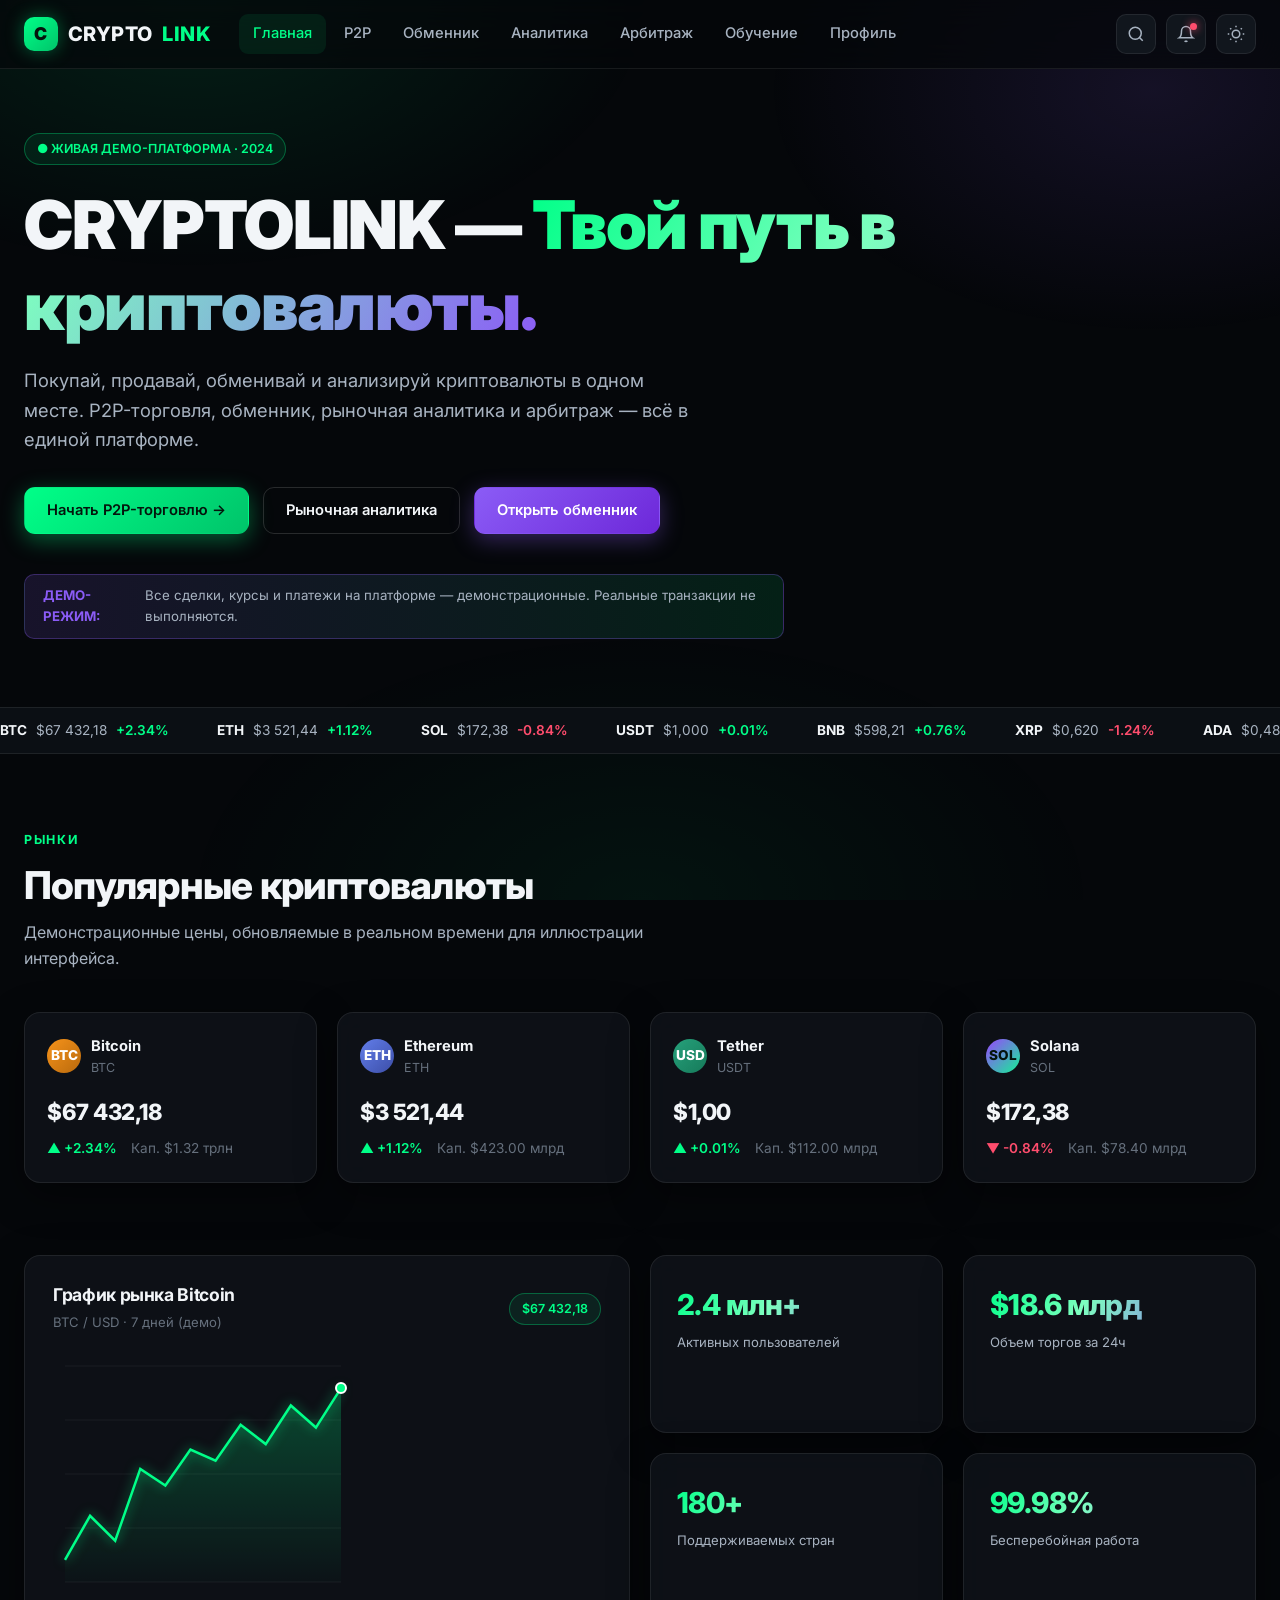
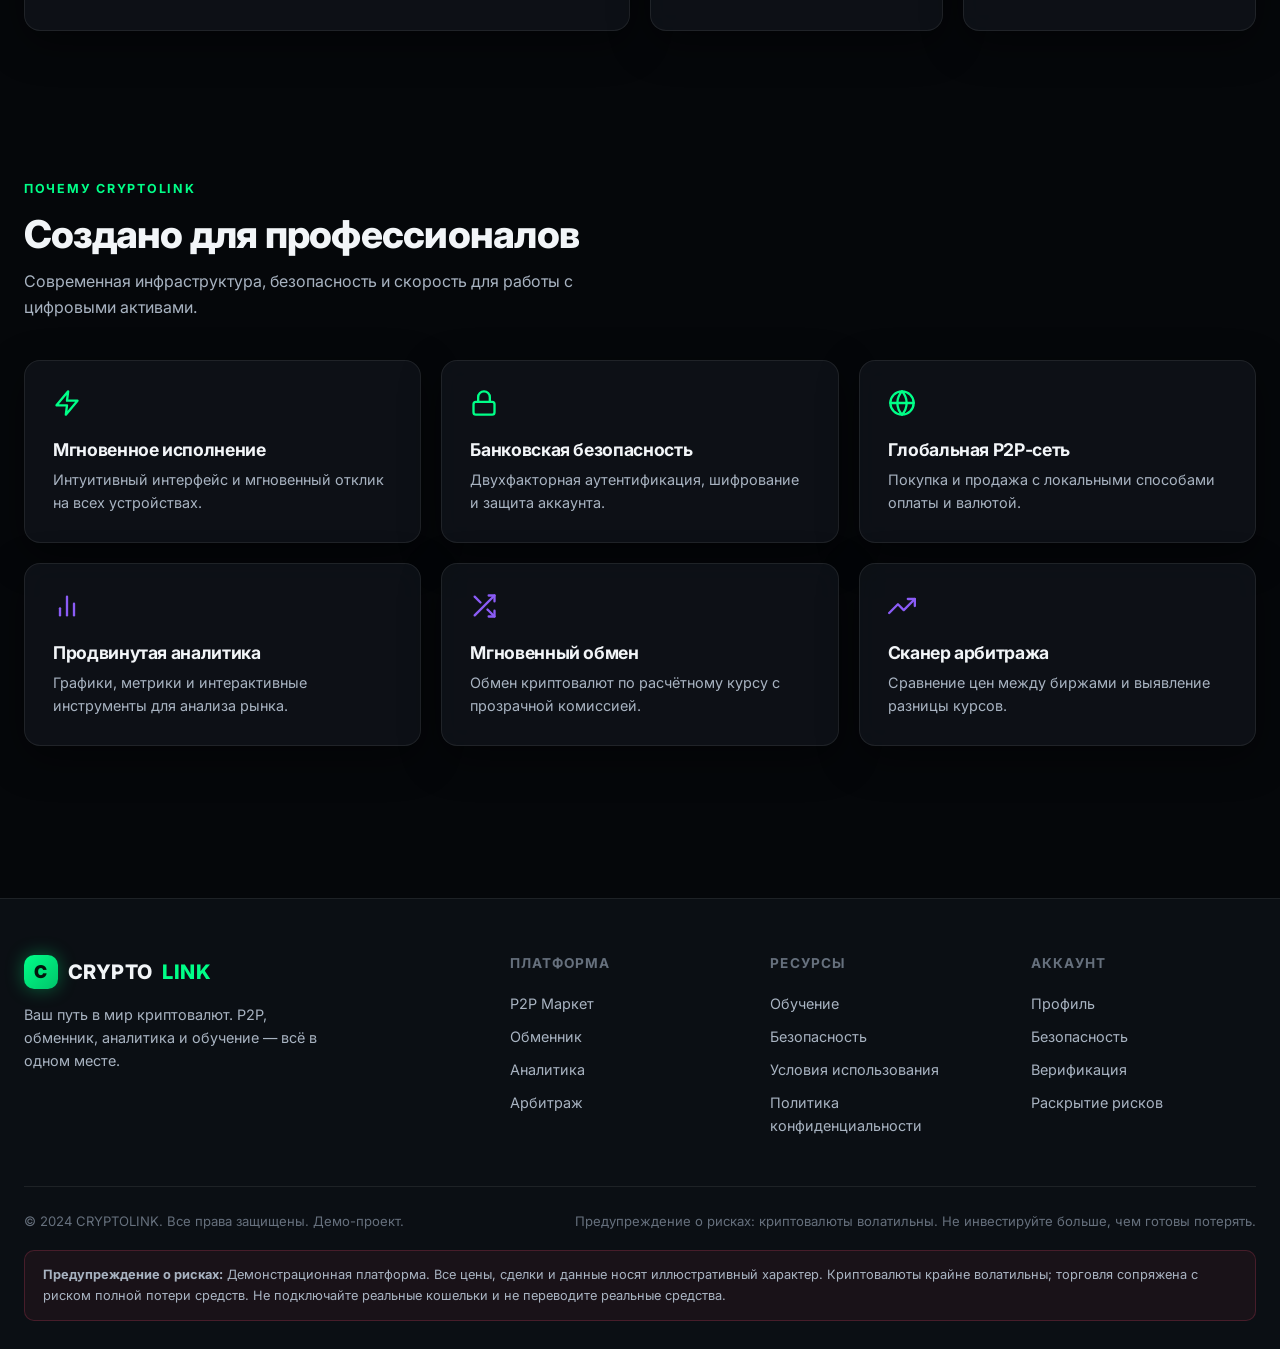
<file: index.html>
<!DOCTYPE html>
<html lang="ru" data-theme="dark">
<head>
<meta charset="UTF-8">
<meta name="viewport" content="width=device-width, initial-scale=1.0">
<title>CRYPTOLINK — Твой путь в криптовалюты</title>
<link rel="preconnect" href="https://fonts.googleapis.com">
<link href="https://fonts.googleapis.com/css2?family=Inter:wght@400;500;600;700;800;900&family=JetBrains+Mono:wght@400;600&display=swap" rel="stylesheet">
<link rel="stylesheet" href="styles.css">
</head>
<body>

<header class="navbar">
  <div class="container nav-inner">
    <a href="index.html" class="logo"><span class="logo-mark">C</span>CRYPTO<span class="accent">LINK</span></a>
    <nav class="nav-links">
      <a href="index.html">Главная</a>
      <a href="p2p.html">P2P</a>
      <a href="exchange.html">Обменник</a>
      <a href="analytics.html">Аналитика</a>
      <a href="arbitrage.html">Арбитраж</a>
      <a href="education.html">Обучение</a>
      <a href="profile.html">Профиль</a>
    </nav>
    <div class="nav-actions">
      <button class="icon-btn" data-search title="Поиск">
        <svg width="18" height="18" viewBox="0 0 24 24" fill="none" stroke="currentColor" stroke-width="2"><circle cx="11" cy="11" r="8"></circle><line x1="21" y1="21" x2="16.65" y2="16.65"></line></svg>
      </button>
      <button class="icon-btn" data-notifications title="Уведомления">
        <svg width="18" height="18" viewBox="0 0 24 24" fill="none" stroke="currentColor" stroke-width="2"><path d="M18 8A6 6 0 0 0 6 8c0 7-3 9-3 9h18s-3-2-3-9"></path><path d="M13.73 21a2 2 0 0 1-3.46 0"></path></svg>
        <span class="badge-dot"></span>
      </button>
      <button class="icon-btn" data-theme-toggle title="Сменить тему">
        <svg width="18" height="18" viewBox="0 0 24 24" fill="none" stroke="currentColor" stroke-width="2"><circle cx="12" cy="12" r="5"></circle><line x1="12" y1="1" x2="12" y2="3"></line><line x1="12" y1="21" x2="12" y2="23"></line><line x1="4.22" y1="4.22" x2="5.64" y2="5.64"></line><line x1="18.36" y1="18.36" x2="19.78" y2="19.78"></line><line x1="1" y1="12" x2="3" y2="12"></line><line x1="21" y1="12" x2="23" y2="12"></line><line x1="4.22" y1="19.78" x2="5.64" y2="18.36"></line><line x1="18.36" y1="5.64" x2="19.78" y2="4.22"></line></svg>
      </button>
      <button class="icon-btn mobile-toggle" data-mobile-toggle>
        <svg width="20" height="20" viewBox="0 0 24 24" fill="none" stroke="currentColor" stroke-width="2"><line x1="3" y1="12" x2="21" y2="12"></line><line x1="3" y1="6" x2="21" y2="6"></line><line x1="3" y1="18" x2="21" y2="18"></line></svg>
      </button>
    </div>
  </div>
</header>

<section class="hero">
  <div class="container" style="padding-top:64px;padding-bottom:48px">
    <div class="animate-in">
      <span class="pill pill-green" style="margin-bottom:20px">● ЖИВАЯ ДЕМО-ПЛАТФОРМА · 2024</span>
    </div>
    <h1 class="animate-in delay-1" style="font-size:clamp(2.2rem,6vw,4.2rem);font-weight:900;max-width:900px;margin-bottom:20px">
      CRYPTOLINK — <span class="gradient-text">Твой путь в криптовалюты.</span>
    </h1>
    <p class="animate-in delay-2" style="font-size:1.15rem;color:var(--text-2);max-width:680px;margin-bottom:32px">
      Покупай, продавай, обменивай и анализируй криптовалюты в одном месте. P2P-торговля, обменник, рыночная аналитика и арбитраж — всё в единой платформе.
    </p>
    <div class="animate-in delay-3" style="display:flex;gap:14px;flex-wrap:wrap;margin-bottom:40px">
      <a href="p2p.html" class="btn btn-primary">Начать P2P-торговлю →</a>
      <a href="analytics.html" class="btn btn-secondary">Рыночная аналитика</a>
      <a href="exchange.html" class="btn btn-purple">Открыть обменник</a>
    </div>
    <div class="animate-in delay-4 demo-banner" style="max-width:760px">
      <strong>ДЕМО-РЕЖИМ:</strong> Все сделки, курсы и платежи на платформе — демонстрационные. Реальные транзакции не выполняются.
    </div>
  </div>
</section>

<div class="ticker">
  <div class="ticker-track" id="ticker-track"></div>
</div>

<section class="section">
  <div class="container">
    <div class="section-head">
      <span class="section-tag">Рынки</span>
      <h2 class="section-title">Популярные криптовалюты</h2>
      <p class="section-sub">Демонстрационные цены, обновляемые в реальном времени для иллюстрации интерфейса.</p>
    </div>
    <div class="grid grid-4" id="coins-grid"></div>
  </div>
</section>

<section class="section" style="padding-top:0">
  <div class="container">
    <div class="grid grid-2" style="align-items:stretch">
      <div class="card" style="padding:28px">
        <div style="display:flex;justify-content:space-between;align-items:center;margin-bottom:20px">
          <div>
            <h3 style="font-size:1.1rem;margin-bottom:4px">График рынка Bitcoin</h3>
            <span style="font-size:0.82rem;color:var(--text-3)">BTC / USD · 7 дней (демо)</span>
          </div>
          <span class="pill pill-green" id="btc-price-pill">$67 432,18</span>
        </div>
        <canvas id="marketChart" height="240"></canvas>
      </div>
      <div class="grid grid-2" style="gap:20px">
        <div class="card stat-card card-hover">
          <div class="stat-value gradient-text">2.4 млн+</div>
          <div class="stat-label">Активных пользователей</div>
        </div>
        <div class="card stat-card card-hover">
          <div class="stat-value gradient-text">$18.6 млрд</div>
          <div class="stat-label">Объем торгов за 24ч</div>
        </div>
        <div class="card stat-card card-hover">
          <div class="stat-value gradient-text">180+</div>
          <div class="stat-label">Поддерживаемых стран</div>
        </div>
        <div class="card stat-card card-hover">
          <div class="stat-value gradient-text">99.98%</div>
          <div class="stat-label">Бесперебойная работа</div>
        </div>
      </div>
    </div>
  </div>
</section>

<section class="section">
  <div class="container">
    <div class="section-head">
      <span class="section-tag">Почему CRYPTOLINK</span>
      <h2 class="section-title">Создано для профессионалов</h2>
      <p class="section-sub">Современная инфраструктура, безопасность и скорость для работы с цифровыми активами.</p>
    </div>
    <div class="grid grid-3">
      <div class="card card-hover" style="padding:28px">
        <div style="margin-bottom:14px;color:var(--green)">
          <svg width="28" height="28" viewBox="0 0 24 24" fill="none" stroke="currentColor" stroke-width="2" stroke-linecap="round" stroke-linejoin="round"><polygon points="13 2 3 14 12 14 11 22 21 10 12 10 13 2"></polygon></svg>
        </div>
        <h3 style="font-size:1.1rem;margin-bottom:8px">Мгновенное исполнение</h3>
        <p style="color:var(--text-2);font-size:0.9rem">Интуитивный интерфейс и мгновенный отклик на всех устройствах.</p>
      </div>
      <div class="card card-hover" style="padding:28px">
        <div style="margin-bottom:14px;color:var(--green)">
          <svg width="28" height="28" viewBox="0 0 24 24" fill="none" stroke="currentColor" stroke-width="2" stroke-linecap="round" stroke-linejoin="round"><rect x="3" y="11" width="18" height="11" rx="2" ry="2"></rect><path d="M7 11V7a5 5 0 0 1 10 0v4"></path></svg>
        </div>
        <h3 style="font-size:1.1rem;margin-bottom:8px">Банковская безопасность</h3>
        <p style="color:var(--text-2);font-size:0.9rem">Двухфакторная аутентификация, шифрование и защита аккаунта.</p>
      </div>
      <div class="card card-hover" style="padding:28px">
        <div style="margin-bottom:14px;color:var(--green)">
          <svg width="28" height="28" viewBox="0 0 24 24" fill="none" stroke="currentColor" stroke-width="2" stroke-linecap="round" stroke-linejoin="round"><circle cx="12" cy="12" r="10"></circle><line x1="2" y1="12" x2="22" y2="12"></line><path d="M12 2a15.3 15.3 0 0 1 4 10 15.3 15.3 0 0 1-4 10 15.3 15.3 0 0 1-4-10 15.3 15.3 0 0 1 4-10z"></path></svg>
        </div>
        <h3 style="font-size:1.1rem;margin-bottom:8px">Глобальная P2P-сеть</h3>
        <p style="color:var(--text-2);font-size:0.9rem">Покупка и продажа с локальными способами оплаты и валютой.</p>
      </div>
      <div class="card card-hover" style="padding:28px">
        <div style="margin-bottom:14px;color:var(--purple)">
          <svg width="28" height="28" viewBox="0 0 24 24" fill="none" stroke="currentColor" stroke-width="2" stroke-linecap="round" stroke-linejoin="round"><line x1="18" y1="20" x2="18" y2="10"></line><line x1="12" y1="20" x2="12" y2="4"></line><line x1="6" y1="20" x2="6" y2="14"></line></svg>
        </div>
        <h3 style="font-size:1.1rem;margin-bottom:8px">Продвинутая аналитика</h3>
        <p style="color:var(--text-2);font-size:0.9rem">Графики, метрики и интерактивные инструменты для анализа рынка.</p>
      </div>
      <div class="card card-hover" style="padding:28px">
        <div style="margin-bottom:14px;color:var(--purple)">
          <svg width="28" height="28" viewBox="0 0 24 24" fill="none" stroke="currentColor" stroke-width="2" stroke-linecap="round" stroke-linejoin="round"><polyline points="16 3 21 3 21 8"></polyline><line x1="4" y1="20" x2="21" y2="3"></line><polyline points="21 16 21 21 16 21"></polyline><line x1="15" y1="15" x2="21" y2="21"></line><line x1="4" y1="4" x2="9" y2="9"></line></svg>
        </div>
        <h3 style="font-size:1.1rem;margin-bottom:8px">Мгновенный обмен</h3>
        <p style="color:var(--text-2);font-size:0.9rem">Обмен криптовалют по расчётному курсу с прозрачной комиссией.</p>
      </div>
      <div class="card card-hover" style="padding:28px">
        <div style="margin-bottom:14px;color:var(--purple)">
          <svg width="28" height="28" viewBox="0 0 24 24" fill="none" stroke="currentColor" stroke-width="2" stroke-linecap="round" stroke-linejoin="round"><polyline points="23 6 13.5 15.5 8.5 10.5 1 18"></polyline><polyline points="17 6 23 6 23 12"></polyline></svg>
        </div>
        <h3 style="font-size:1.1rem;margin-bottom:8px">Сканер арбитража</h3>
        <p style="color:var(--text-2);font-size:0.9rem">Сравнение цен между биржами и выявление разницы курсов.</p>
      </div>
    </div>
  </div>
</section>

<footer class="footer">
  <div class="container">
    <div class="footer-grid">
      <div class="footer-brand">
        <a href="index.html" class="logo"><span class="logo-mark">C</span>CRYPTO<span class="accent">LINK</span></a>
        <p>Ваш путь в мир криптовалют. P2P, обменник, аналитика и обучение — всё в одном месте.</p>
      </div>
      <div class="footer-col">
        <h4>Платформа</h4>
        <a href="p2p.html">P2P Маркет</a>
        <a href="exchange.html">Обменник</a>
        <a href="analytics.html">Аналитика</a>
        <a href="arbitrage.html">Арбитраж</a>
      </div>
      <div class="footer-col">
        <h4>Ресурсы</h4>
        <a href="education.html">Обучение</a>
        <a href="education.html">Безопасность</a>
        <a href="#" onclick="event.preventDefault();toast('Демо: Условия использования')">Условия использования</a>
        <a href="#" onclick="event.preventDefault();toast('Демо: Политика конфиденциальности')">Политика конфиденциальности</a>
      </div>
      <div class="footer-col">
        <h4>Аккаунт</h4>
        <a href="profile.html">Профиль</a>
        <a href="profile.html">Безопасность</a>
        <a href="profile.html">Верификация</a>
        <a href="#" onclick="event.preventDefault();toast('Демо: Раскрытие рисков')">Раскрытие рисков</a>
      </div>
    </div>
    <div class="footer-bottom">
      <span>© 2024 CRYPTOLINK. Все права защищены. Демо-проект.</span>
      <span>Предупреждение о рисках: криптовалюты волатильны. Не инвестируйте больше, чем готовы потерять.</span>
    </div>
    <div class="risk-note">
      <strong>Предупреждение о рисках:</strong> Демонстрационная платформа. Все цены, сделки и данные носят иллюстративный характер. Криптовалюты крайне волатильны; торговля сопряжена с риском полной потери средств. Не подключайте реальные кошельки и не переводите реальные средства.
    </div>
  </div>
</footer>

<script src="app.js"></script>
<script>
const coinsData = [
  { name:'Bitcoin', sym:'BTC', cls:'btc', price:67432.18, change:2.34, mcap:1.32e12 },
  { name:'Ethereum', sym:'ETH', cls:'eth', price:3521.44, change:1.12, mcap:4.23e11 },
  { name:'Tether', sym:'USDT', cls:'usdt', price:1.00, change:0.01, mcap:1.12e11 },
  { name:'Solana', sym:'SOL', cls:'sol', price:172.38, change:-0.84, mcap:7.84e10 }
];

function renderCoins() {
  const grid = document.getElementById('coins-grid');
  grid.innerHTML = coinsData.map(c => `
    <div class="card card-hover" style="padding:22px">
      <div class="coin" style="margin-bottom:16px">
        <div class="coin-icon ${c.cls}">${c.sym.slice(0,3)}</div>
        <div>
          <div class="coin-name">${c.name}</div>
          <div class="coin-sym">${c.sym}</div>
        </div>
      </div>
      <div style="font-size:1.4rem;font-weight:800;letter-spacing:-0.02em">${fmtUSD(c.price)}</div>
      <div style="margin-top:8px;font-size:0.85rem">
        <span class="${c.change>=0?'change-up':'change-down'}">${c.change>=0?'▲':'▼'} ${fmtPct(c.change)}</span>
        <span style="color:var(--text-3);margin-left:10px">Кап. ${fmtCompact(c.mcap)}</span>
      </div>
    </div>
  `).join('');
}

function renderTicker() {
  const track = document.getElementById('ticker-track');
  const items = [
    {s:'BTC',p:67432.18,c:2.34},{s:'ETH',p:3521.44,c:1.12},
    {s:'SOL',p:172.38,c:-0.84},{s:'USDT',p:1.00,c:0.01},
    {s:'BNB',p:598.21,c:0.76},{s:'XRP',p:0.62,c:-1.24},
    {s:'ADA',p:0.48,c:3.12},{s:'DOGE',p:0.16,c:-2.05}
  ];
  const html = items.map(i => `
    <div class="ticker-item">
      <span class="sym">${i.s}</span>
      <span>${fmtUSD(i.p, i.p<10?3:2)}</span>
      <span class="${i.c>=0?'change-up':'change-down'}">${fmtPct(i.c)}</span>
    </div>
  `).join('');
  track.innerHTML = html + html;
}

function drawMarketChart() {
  const canvas = document.getElementById('marketChart');
  if (!canvas) return;
  const ctx = canvas.getContext('2d');
  const dpr = window.devicePixelRatio || 1;
  const w = canvas.clientWidth, h = 240;
  canvas.width = w * dpr; canvas.height = h * dpr;
  canvas.style.height = h + 'px';
  ctx.scale(dpr, dpr);

  const points = [61200,62800,61900,64500,63900,65200,64800,66100,65400,66800,66000,67432];
  const min = Math.min(...points) - 800;
  const max = Math.max(...points) + 800;
  const pad = 12;
  const xStep = (w - pad*2) / (points.length - 1);
  const yFor = v => pad + (max - v)/(max-min) * (h - pad*2);

  const isDark = document.documentElement.getAttribute('data-theme') === 'dark';
  ctx.strokeStyle = isDark ? 'rgba(255,255,255,0.06)' : 'rgba(0,0,0,0.06)';
  ctx.lineWidth = 1;
  for (let i = 0; i <= 4; i++) {
    const y = pad + i*(h-pad*2)/4;
    ctx.beginPath(); ctx.moveTo(pad,y); ctx.lineTo(w-pad,y); ctx.stroke();
  }

  const grad = ctx.createLinearGradient(0,0,0,h);
  grad.addColorStop(0,'rgba(0,255,136,0.28)');
  grad.addColorStop(1,'rgba(0,255,136,0)');
  ctx.beginPath();
  points.forEach((v,i) => {
    const x = pad + i*xStep;
    const y = yFor(v);
    i===0 ? ctx.moveTo(x,y) : ctx.lineTo(x,y);
  });
  ctx.lineTo(w-pad, h-pad); ctx.lineTo(pad, h-pad); ctx.closePath();
  ctx.fillStyle = grad; ctx.fill();

  ctx.beginPath();
  points.forEach((v,i) => {
    const x = pad + i*xStep;
    const y = yFor(v);
    i===0 ? ctx.moveTo(x,y) : ctx.lineTo(x,y);
  });
  ctx.strokeStyle = '#00ff88';
  ctx.lineWidth = 2.5;
  ctx.shadowColor = 'rgba(0,255,136,0.6)';
  ctx.shadowBlur = 12;
  ctx.stroke();
  ctx.shadowBlur = 0;

  const lastX = pad + (points.length-1)*xStep;
  const lastY = yFor(points[points.length-1]);
  ctx.beginPath();
  ctx.arc(lastX, lastY, 5, 0, Math.PI*2);
  ctx.fillStyle = '#00ff88';
  ctx.fill();
  ctx.strokeStyle = '#fff'; ctx.lineWidth = 2; ctx.stroke();
}

document.addEventListener('DOMContentLoaded', () => {
  renderCoins();
  renderTicker();
  drawMarketChart();
  window.addEventListener('resize', drawMarketChart);
});
</script>
</body>
</html>
</file>
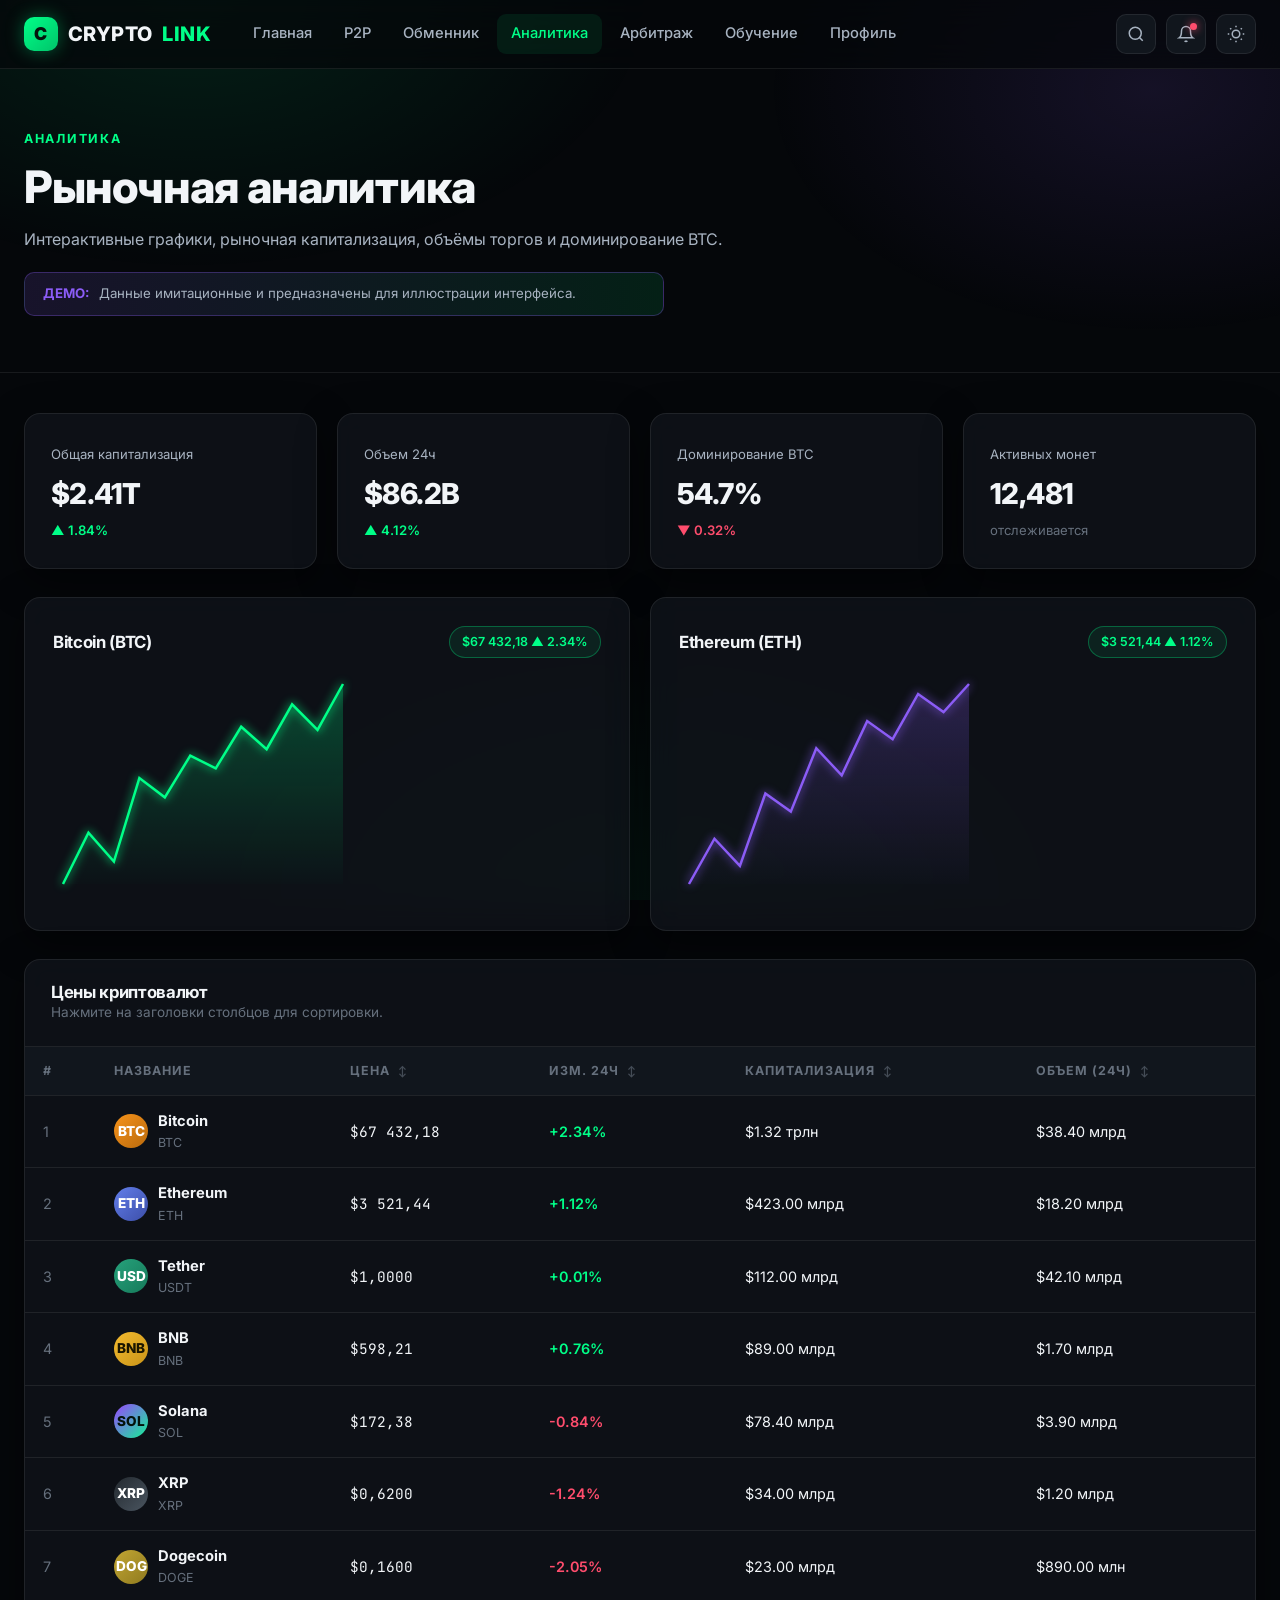
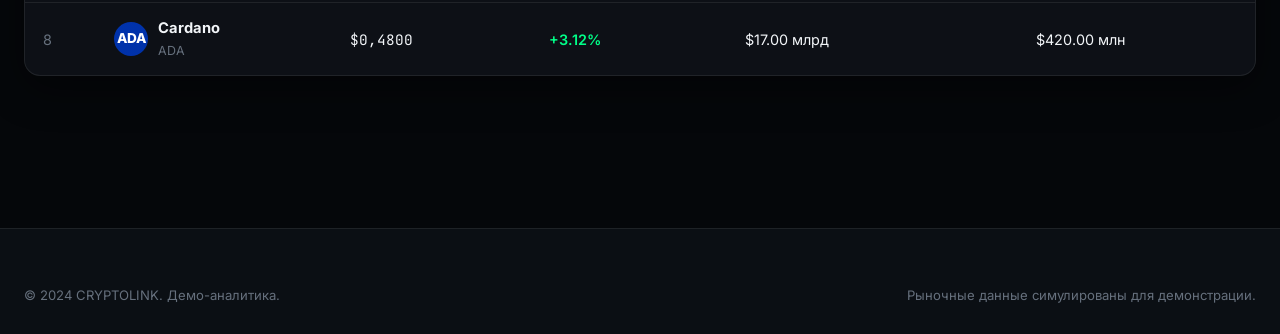
<file: analytics.html>
<!DOCTYPE html>
<html lang="ru" data-theme="dark">
<head>
<meta charset="UTF-8">
<meta name="viewport" content="width=device-width, initial-scale=1.0">
<title>Рыночная аналитика — CRYPTOLINK</title>
<link rel="preconnect" href="https://fonts.googleapis.com">
<link href="https://fonts.googleapis.com/css2?family=Inter:wght@400;500;600;700;800;900&family=JetBrains+Mono:wght@400;600&display=swap" rel="stylesheet">
<link rel="stylesheet" href="styles.css">
</head>
<body>

<header class="navbar">
  <div class="container nav-inner">
    <a href="index.html" class="logo"><span class="logo-mark">C</span>CRYPTO<span class="accent">LINK</span></a>
    <nav class="nav-links">
      <a href="index.html">Главная</a><a href="p2p.html">P2P</a><a href="exchange.html">Обменник</a><a href="analytics.html">Аналитика</a><a href="arbitrage.html">Арбитраж</a><a href="education.html">Обучение</a><a href="profile.html">Профиль</a>
    </nav>
    <div class="nav-actions">
      <button class="icon-btn" data-search><svg width="18" height="18" viewBox="0 0 24 24" fill="none" stroke="currentColor" stroke-width="2"><circle cx="11" cy="11" r="8"></circle><line x1="21" y1="21" x2="16.65" y2="16.65"></line></svg></button>
      <button class="icon-btn" data-notifications><svg width="18" height="18" viewBox="0 0 24 24" fill="none" stroke="currentColor" stroke-width="2"><path d="M18 8A6 6 0 0 0 6 8c0 7-3 9-3 9h18s-3-2-3-9"></path><path d="M13.73 21a2 2 0 0 1-3.46 0"></path></svg><span class="badge-dot"></span></button>
      <button class="icon-btn" data-theme-toggle><svg width="18" height="18" viewBox="0 0 24 24" fill="none" stroke="currentColor" stroke-width="2"><circle cx="12" cy="12" r="5"></circle><line x1="12" y1="1" x2="12" y2="3"></line><line x1="12" y1="21" x2="12" y2="23"></line><line x1="4.22" y1="4.22" x2="5.64" y2="5.64"></line><line x1="18.36" y1="18.36" x2="19.78" y2="19.78"></line><line x1="1" y1="12" x2="3" y2="12"></line><line x1="21" y1="12" x2="23" y2="12"></line><line x1="4.22" y1="19.78" x2="5.64" y2="18.36"></line><line x1="18.36" y1="5.64" x2="19.78" y2="4.22"></line></svg></button>
      <button class="icon-btn mobile-toggle" data-mobile-toggle><svg width="20" height="20" viewBox="0 0 24 24" fill="none" stroke="currentColor" stroke-width="2"><line x1="3" y1="12" x2="21" y2="12"></line><line x1="3" y1="6" x2="21" y2="6"></line><line x1="3" y1="18" x2="21" y2="18"></line></svg></button>
    </div>
  </div>
</header>

<section class="page-head">
  <div class="container">
    <span class="section-tag">Аналитика</span>
    <h1>Рыночная аналитика</h1>
    <p>Интерактивные графики, рыночная капитализация, объёмы торгов и доминирование BTC.</p>
    <div class="demo-banner" style="max-width:640px"><strong>ДЕМО:</strong> Данные имитационные и предназначены для иллюстрации интерфейса.</div>
  </div>
</section>

<section class="section" style="padding-top:40px">
  <div class="container">
    <div class="grid grid-4" style="margin-bottom:28px">
      <div class="card stat-card card-hover"><div class="stat-label">Общая капитализация</div><div class="stat-value" style="margin-top:6px">$2.41T</div><span class="change-up" style="font-size:0.82rem">▲ 1.84%</span></div>
      <div class="card stat-card card-hover"><div class="stat-label">Объем 24ч</div><div class="stat-value" style="margin-top:6px">$86.2B</div><span class="change-up" style="font-size:0.82rem">▲ 4.12%</span></div>
      <div class="card stat-card card-hover"><div class="stat-label">Доминирование BTC</div><div class="stat-value" style="margin-top:6px">54.7%</div><span class="change-down" style="font-size:0.82rem">▼ 0.32%</span></div>
      <div class="card stat-card card-hover"><div class="stat-label">Активных монет</div><div class="stat-value" style="margin-top:6px">12,481</div><span style="color:var(--text-3);font-size:0.82rem">отслеживается</span></div>
    </div>

    <div class="grid grid-2" style="margin-bottom:28px">
      <div class="card" style="padding:28px"><div style="display:flex;justify-content:space-between;align-items:center;margin-bottom:16px"><h3 style="font-size:1.05rem">Bitcoin (BTC)</h3><span class="pill pill-green">$67 432,18 ▲ 2.34%</span></div><canvas id="btc-chart" height="220"></canvas></div>
      <div class="card" style="padding:28px"><div style="display:flex;justify-content:space-between;align-items:center;margin-bottom:16px"><h3 style="font-size:1.05rem">Ethereum (ETH)</h3><span class="pill pill-green">$3 521,44 ▲ 1.12%</span></div><canvas id="eth-chart" height="220"></canvas></div>
    </div>

    <div class="card" style="overflow:hidden">
      <div style="padding:22px 26px;border-bottom:1px solid var(--border)"><h3 style="font-size:1.05rem">Цены криптовалют</h3><p style="font-size:0.85rem;color:var(--text-3)">Нажмите на заголовки столбцов для сортировки.</p></div>
      <div class="table-wrap" style="border:none;border-radius:0">
        <table class="data">
          <thead><tr><th>#</th><th>Название</th><th class="sortable" data-sort="price">Цена <span class="sort-arrow">↕</span></th><th class="sortable" data-sort="change">Изм. 24ч <span class="sort-arrow">↕</span></th><th class="sortable" data-sort="mcap">Капитализация <span class="sort-arrow">↕</span></th><th class="sortable" data-sort="volume">Объем (24ч) <span class="sort-arrow">↕</span></th></tr></thead>
          <tbody id="coin-tbody"></tbody>
        </table>
      </div>
    </div>
  </div>
</section>

<footer class="footer"><div class="container"><div class="footer-bottom" style="border:none;padding-top:0"><span>© 2024 CRYPTOLINK. Демо-аналитика.</span><span>Рыночные данные симулированы для демонстрации.</span></div></div></footer>

<script src="app.js"></script>
<script>
const coins = [
  { name:'Bitcoin', sym:'BTC', cls:'btc', price:67432.18, change:2.34, mcap:1.32e12, volume:38.4e9 },
  { name:'Ethereum', sym:'ETH', cls:'eth', price:3521.44, change:1.12, mcap:4.23e11, volume:18.2e9 },
  { name:'Tether', sym:'USDT', cls:'usdt', price:1.00, change:0.01, mcap:1.12e11, volume:42.1e9 },
  { name:'BNB', sym:'BNB', cls:'bnb', price:598.21, change:0.76, mcap:8.9e10, volume:1.7e9 },
  { name:'Solana', sym:'SOL', cls:'sol', price:172.38, change:-0.84, mcap:7.84e10, volume:3.9e9 },
  { name:'XRP', sym:'XRP', cls:'xrp', price:0.62, change:-1.24, mcap:3.4e10, volume:1.2e9 },
  { name:'Cardano', sym:'ADA', cls:'ada', price:0.48, change:3.12, mcap:1.7e10, volume:420e6 },
  { name:'Dogecoin', sym:'DOGE', cls:'doge', price:0.16, change:-2.05, mcap:2.3e10, volume:890e6 }
];
let sortKey = 'mcap', sortDir = -1;

function renderTable() {
  const sorted = [...coins].sort((a,b) => (a[sortKey] - b[sortKey]) * sortDir);
  document.getElementById('coin-tbody').innerHTML = sorted.map((c,i) => `
    <tr><td style="color:var(--text-3)">${i+1}</td><td><div class="coin"><div class="coin-icon ${c.cls}">${c.sym.slice(0,3)}</div><div><div class="coin-name">${c.name}</div><div class="coin-sym">${c.sym}</div></div></div></td><td class="mono">${fmtUSD(c.price, c.price<10?4:2)}</td><td class="${c.change>=0?'change-up':'change-down'}">${fmtPct(c.change)}</td><td>${fmtCompact(c.mcap)}</td><td>${fmtCompact(c.volume)}</td></tr>
  `).join('');
}

function lineChart(canvasId, points, color) {
  const canvas = document.getElementById(canvasId);
  if (!canvas) return;
  const ctx = canvas.getContext('2d');
  const dpr = window.devicePixelRatio || 1;
  const w = canvas.clientWidth, h = 220;
  canvas.width = w*dpr; canvas.height = h*dpr; canvas.style.height = h+'px'; ctx.scale(dpr,dpr);
  const min = Math.min(...points), max = Math.max(...points);
  const pad = 10; const xStep = (w-pad*2)/(points.length-1);
  const yFor = v => pad + (max-v)/(max-min)*(h-pad*2);
  ctx.beginPath(); points.forEach((v,i)=>{ const x=pad+i*xStep, y=yFor(v); i?ctx.lineTo(x,y):ctx.moveTo(x,y); });
  ctx.strokeStyle = color; ctx.lineWidth = 2.5; ctx.shadowColor = color; ctx.shadowBlur = 10; ctx.stroke(); ctx.shadowBlur = 0;
  const grad = ctx.createLinearGradient(0,0,0,h);
  grad.addColorStop(0, color.replace('1)','0.25)')); grad.addColorStop(1, color.replace('1)','0)'));
  ctx.lineTo(w-pad,h-pad); ctx.lineTo(pad,h-pad); ctx.closePath(); ctx.fillStyle = grad; ctx.fill();
}

document.addEventListener('DOMContentLoaded', () => {
  renderTable();
  document.querySelectorAll('th.sortable').forEach(th => {
    th.addEventListener('click', () => {
      const key = th.dataset.sort;
      if (sortKey === key) sortDir *= -1; else { sortKey = key; sortDir = -1; }
      renderTable();
    });
  });
  const btcPts = [61200,62800,61900,64500,63900,65200,64800,66100,65400,66800,66000,67432];
  const ethPts = [3300,3350,3320,3400,3380,3450,3420,3480,3460,3510,3490,3521];
  lineChart('btc-chart', btcPts, 'rgba(0,255,136,1)');
  lineChart('eth-chart', ethPts, 'rgba(139,92,246,1)');
  window.addEventListener('resize', () => { lineChart('btc-chart', btcPts, 'rgba(0,255,136,1)'); lineChart('eth-chart', ethPts, 'rgba(139,92,246,1)'); });
});
</script>
</body>
</html>
</file>
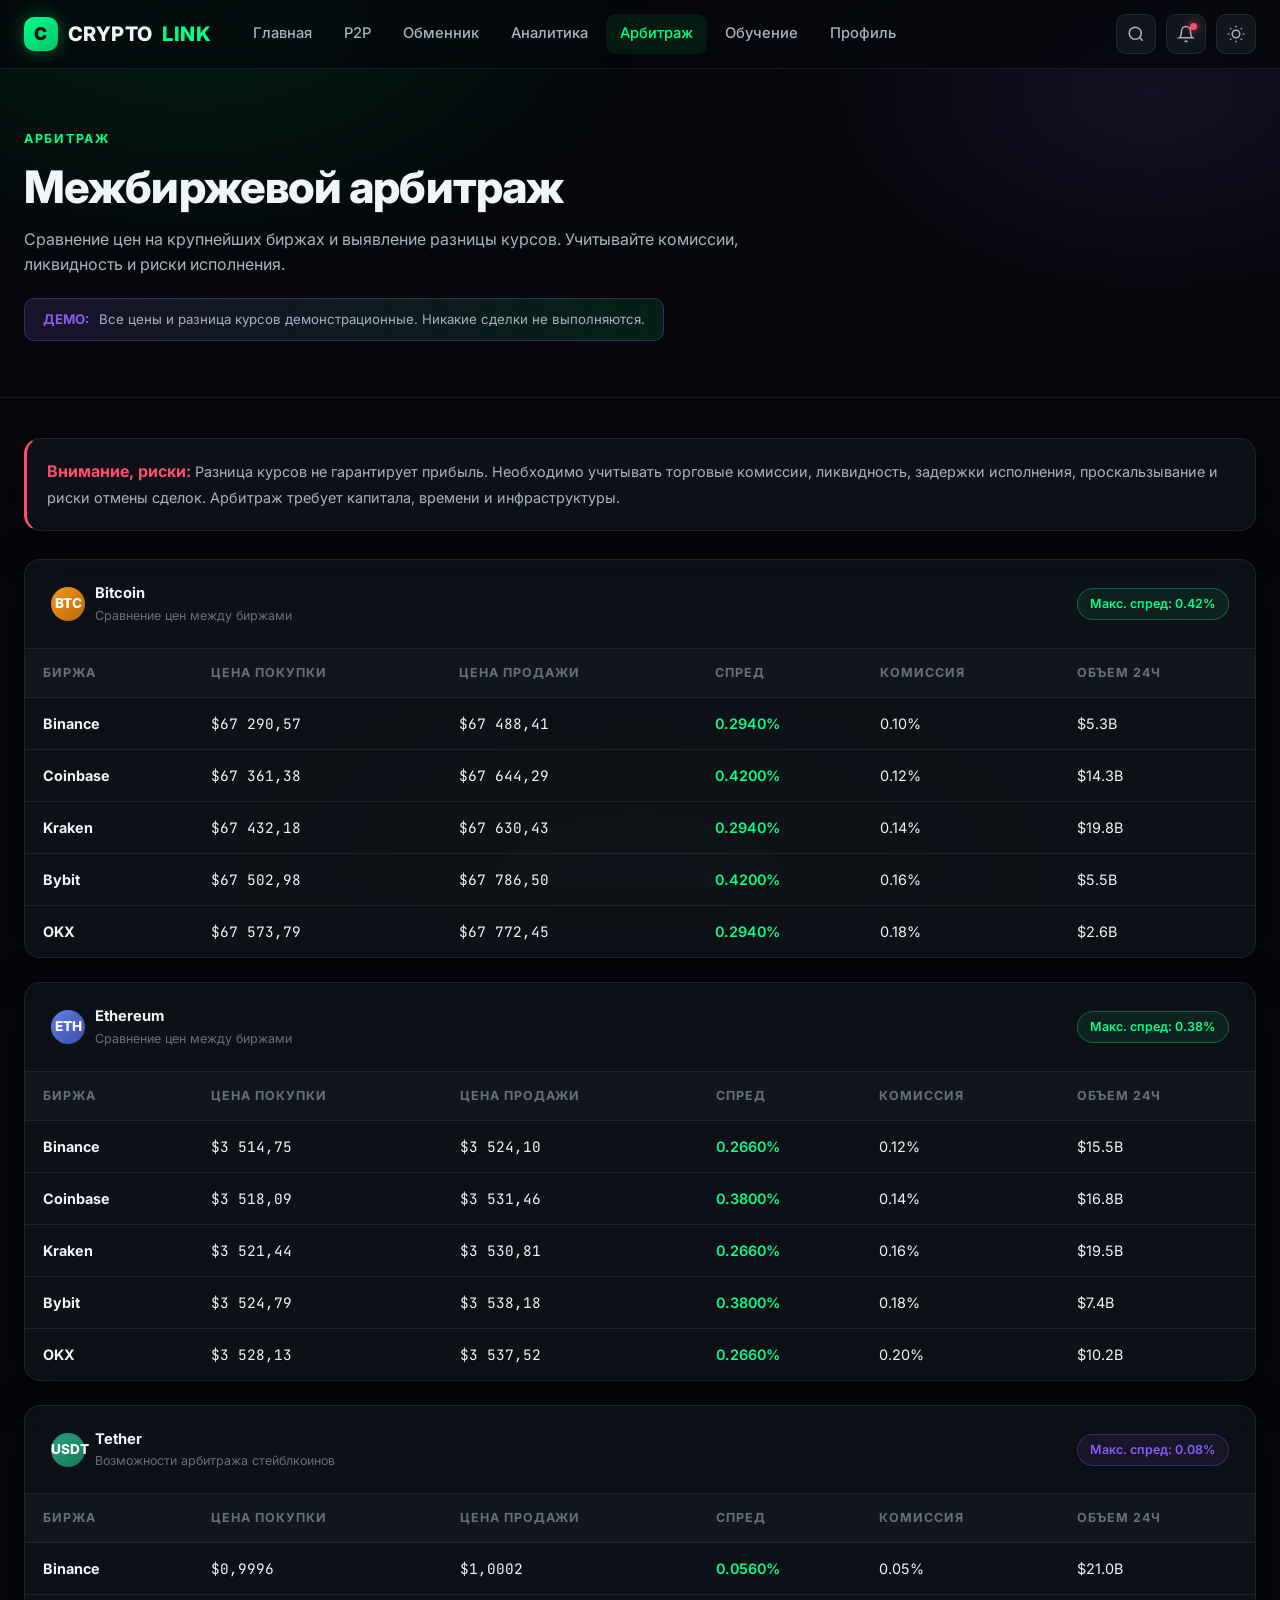
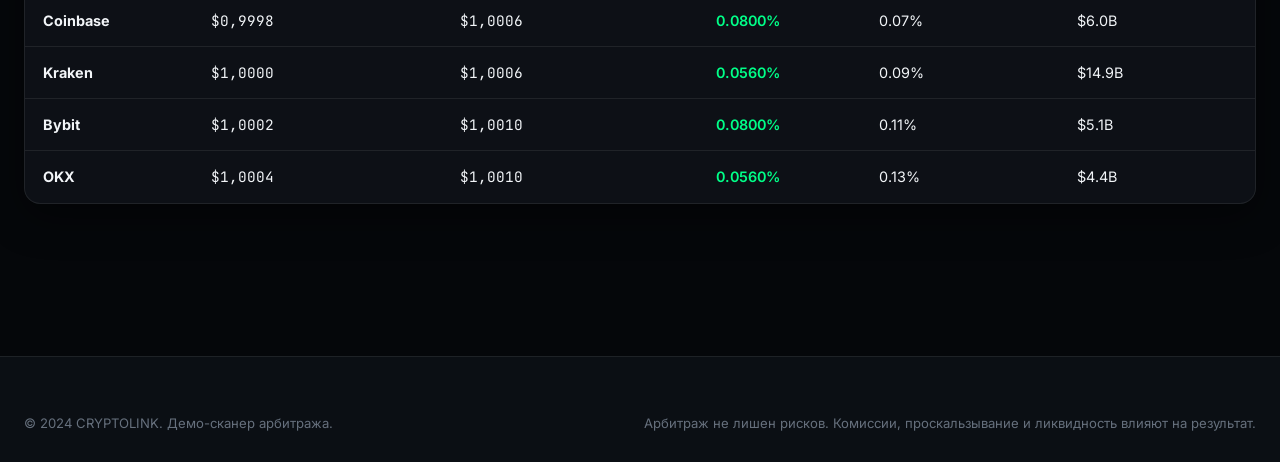
<file: arbitrage.html>
<!DOCTYPE html>
<html lang="ru" data-theme="dark">
<head>
<meta charset="UTF-8">
<meta name="viewport" content="width=device-width, initial-scale=1.0">
<title>Арбитраж — CRYPTOLINK</title>
<link rel="preconnect" href="https://fonts.googleapis.com">
<link href="https://fonts.googleapis.com/css2?family=Inter:wght@400;500;600;700;800;900&family=JetBrains+Mono:wght@400;600&display=swap" rel="stylesheet">
<link rel="stylesheet" href="styles.css">
</head>
<body>

<header class="navbar">
  <div class="container nav-inner">
    <a href="index.html" class="logo"><span class="logo-mark">C</span>CRYPTO<span class="accent">LINK</span></a>
    <nav class="nav-links">
      <a href="index.html">Главная</a>
      <a href="p2p.html">P2P</a>
      <a href="exchange.html">Обменник</a>
      <a href="analytics.html">Аналитика</a>
      <a href="arbitrage.html">Арбитраж</a>
      <a href="education.html">Обучение</a>
      <a href="profile.html">Профиль</a>
    </nav>
    <div class="nav-actions">
      <button class="icon-btn" data-search title="Поиск"><svg width="18" height="18" viewBox="0 0 24 24" fill="none" stroke="currentColor" stroke-width="2"><circle cx="11" cy="11" r="8"></circle><line x1="21" y1="21" x2="16.65" y2="16.65"></line></svg></button>
      <button class="icon-btn" data-notifications title="Уведомления"><svg width="18" height="18" viewBox="0 0 24 24" fill="none" stroke="currentColor" stroke-width="2"><path d="M18 8A6 6 0 0 0 6 8c0 7-3 9-3 9h18s-3-2-3-9"></path><path d="M13.73 21a2 2 0 0 1-3.46 0"></path></svg><span class="badge-dot"></span></button>
      <button class="icon-btn" data-theme-toggle title="Сменить тему"><svg width="18" height="18" viewBox="0 0 24 24" fill="none" stroke="currentColor" stroke-width="2"><circle cx="12" cy="12" r="5"></circle><line x1="12" y1="1" x2="12" y2="3"></line><line x1="12" y1="21" x2="12" y2="23"></line><line x1="4.22" y1="4.22" x2="5.64" y2="5.64"></line><line x1="18.36" y1="18.36" x2="19.78" y2="19.78"></line><line x1="1" y1="12" x2="3" y2="12"></line><line x1="21" y1="12" x2="23" y2="12"></line><line x1="4.22" y1="19.78" x2="5.64" y2="18.36"></line><line x1="18.36" y1="5.64" x2="19.78" y2="4.22"></line></svg></button>
      <button class="icon-btn mobile-toggle" data-mobile-toggle><svg width="20" height="20" viewBox="0 0 24 24" fill="none" stroke="currentColor" stroke-width="2"><line x1="3" y1="12" x2="21" y2="12"></line><line x1="3" y1="6" x2="21" y2="6"></line><line x1="3" y1="18" x2="21" y2="18"></line></svg></button>
    </div>
  </div>
</header>

<section class="page-head">
  <div class="container">
    <span class="section-tag">Арбитраж</span>
    <h1>Межбиржевой арбитраж</h1>
    <p>Сравнение цен на крупнейших биржах и выявление разницы курсов. Учитывайте комиссии, ликвидность и риски исполнения.</p>
    <div class="demo-banner" style="max-width:640px"><strong>ДЕМО:</strong> Все цены и разница курсов демонстрационные. Никакие сделки не выполняются.</div>
  </div>
</section>

<section class="section" style="padding-top:40px">
  <div class="container">
    <div class="card" style="padding:20px;border-left:3px solid var(--red);margin-bottom:28px">
      <strong style="color:var(--red)">Внимание, риски:</strong>
      <span style="color:var(--text-2);font-size:0.9rem"> Разница курсов не гарантирует прибыль. Необходимо учитывать торговые комиссии, ликвидность, задержки исполнения, проскальзывание и риски отмены сделок. Арбитраж требует капитала, времени и инфраструктуры.</span>
    </div>

    <div class="card" style="margin-bottom:24px;overflow:hidden">
      <div style="padding:22px 26px;border-bottom:1px solid var(--border);display:flex;justify-content:space-between;align-items:center;flex-wrap:wrap;gap:10px">
        <div class="coin"><div class="coin-icon btc">BTC</div><div><div class="coin-name">Bitcoin</div><div class="coin-sym">Сравнение цен между биржами</div></div></div>
        <span class="pill pill-green">Макс. спред: 0.42%</span>
      </div>
      <div class="table-wrap" style="border:none;border-radius:0">
        <table class="data"><thead><tr><th>Биржа</th><th>Цена покупки</th><th>Цена продажи</th><th>Спред</th><th>Комиссия</th><th>Объем 24ч</th></tr></thead><tbody id="btc-table"></tbody></table>
      </div>
    </div>

    <div class="card" style="margin-bottom:24px;overflow:hidden">
      <div style="padding:22px 26px;border-bottom:1px solid var(--border);display:flex;justify-content:space-between;align-items:center;flex-wrap:wrap;gap:10px">
        <div class="coin"><div class="coin-icon eth">ETH</div><div><div class="coin-name">Ethereum</div><div class="coin-sym">Сравнение цен между биржами</div></div></div>
        <span class="pill pill-green">Макс. спред: 0.38%</span>
      </div>
      <div class="table-wrap" style="border:none;border-radius:0">
        <table class="data"><thead><tr><th>Биржа</th><th>Цена покупки</th><th>Цена продажи</th><th>Спред</th><th>Комиссия</th><th>Объем 24ч</th></tr></thead><tbody id="eth-table"></tbody></table>
      </div>
    </div>

    <div class="card" style="overflow:hidden">
      <div style="padding:22px 26px;border-bottom:1px solid var(--border);display:flex;justify-content:space-between;align-items:center;flex-wrap:wrap;gap:10px">
        <div class="coin"><div class="coin-icon usdt">USDT</div><div><div class="coin-name">Tether</div><div class="coin-sym">Возможности арбитража стейблкоинов</div></div></div>
        <span class="pill pill-purple">Макс. спред: 0.08%</span>
      </div>
      <div class="table-wrap" style="border:none;border-radius:0">
        <table class="data"><thead><tr><th>Биржа</th><th>Цена покупки</th><th>Цена продажи</th><th>Спред</th><th>Комиссия</th><th>Объем 24ч</th></tr></thead><tbody id="usdt-table"></tbody></table>
      </div>
    </div>
  </div>
</section>

<footer class="footer">
  <div class="container"><div class="footer-bottom" style="border:none;padding-top:0"><span>© 2024 CRYPTOLINK. Демо-сканер арбитража.</span><span>Арбитраж не лишен рисков. Комиссии, проскальзывание и ликвидность влияют на результат.</span></div></div>
</footer>

<script src="app.js"></script>
<script>
const exchanges = ['Binance','Coinbase','Kraken','Bybit','OKX'];

function genRows(base, spreadPct, feePct) {
  return exchanges.map((ex, i) => {
    const offset = (i - 2) * base * spreadPct / 100 / 4;
    const buy = base + offset;
    const sell = buy * (1 + spreadPct/100 * (i%2?1:0.7));
    const spread = ((sell-buy)/buy*100).toFixed(4);
    const vol = (Math.random()*20+2).toFixed(1);
    return `
      <tr>
        <td><strong>${ex}</strong></td>
        <td class="mono">${fmtUSD(buy, base>100?2:4)}</td>
        <td class="mono">${fmtUSD(sell, base>100?2:4)}</td>
        <td class="${spread>=0?'change-up':'change-down'}">${spread}%</td>
        <td>${(feePct + i*0.02).toFixed(2)}%</td>
        <td>$${vol}B</td>
      </tr>`;
  }).join('');
}

document.addEventListener('DOMContentLoaded', () => {
  document.getElementById('btc-table').innerHTML = genRows(67432.18, 0.42, 0.10);
  document.getElementById('eth-table').innerHTML = genRows(3521.44, 0.38, 0.12);
  document.getElementById('usdt-table').innerHTML = genRows(1.0, 0.08, 0.05);
});
</script>
</body>
</html>
</file>
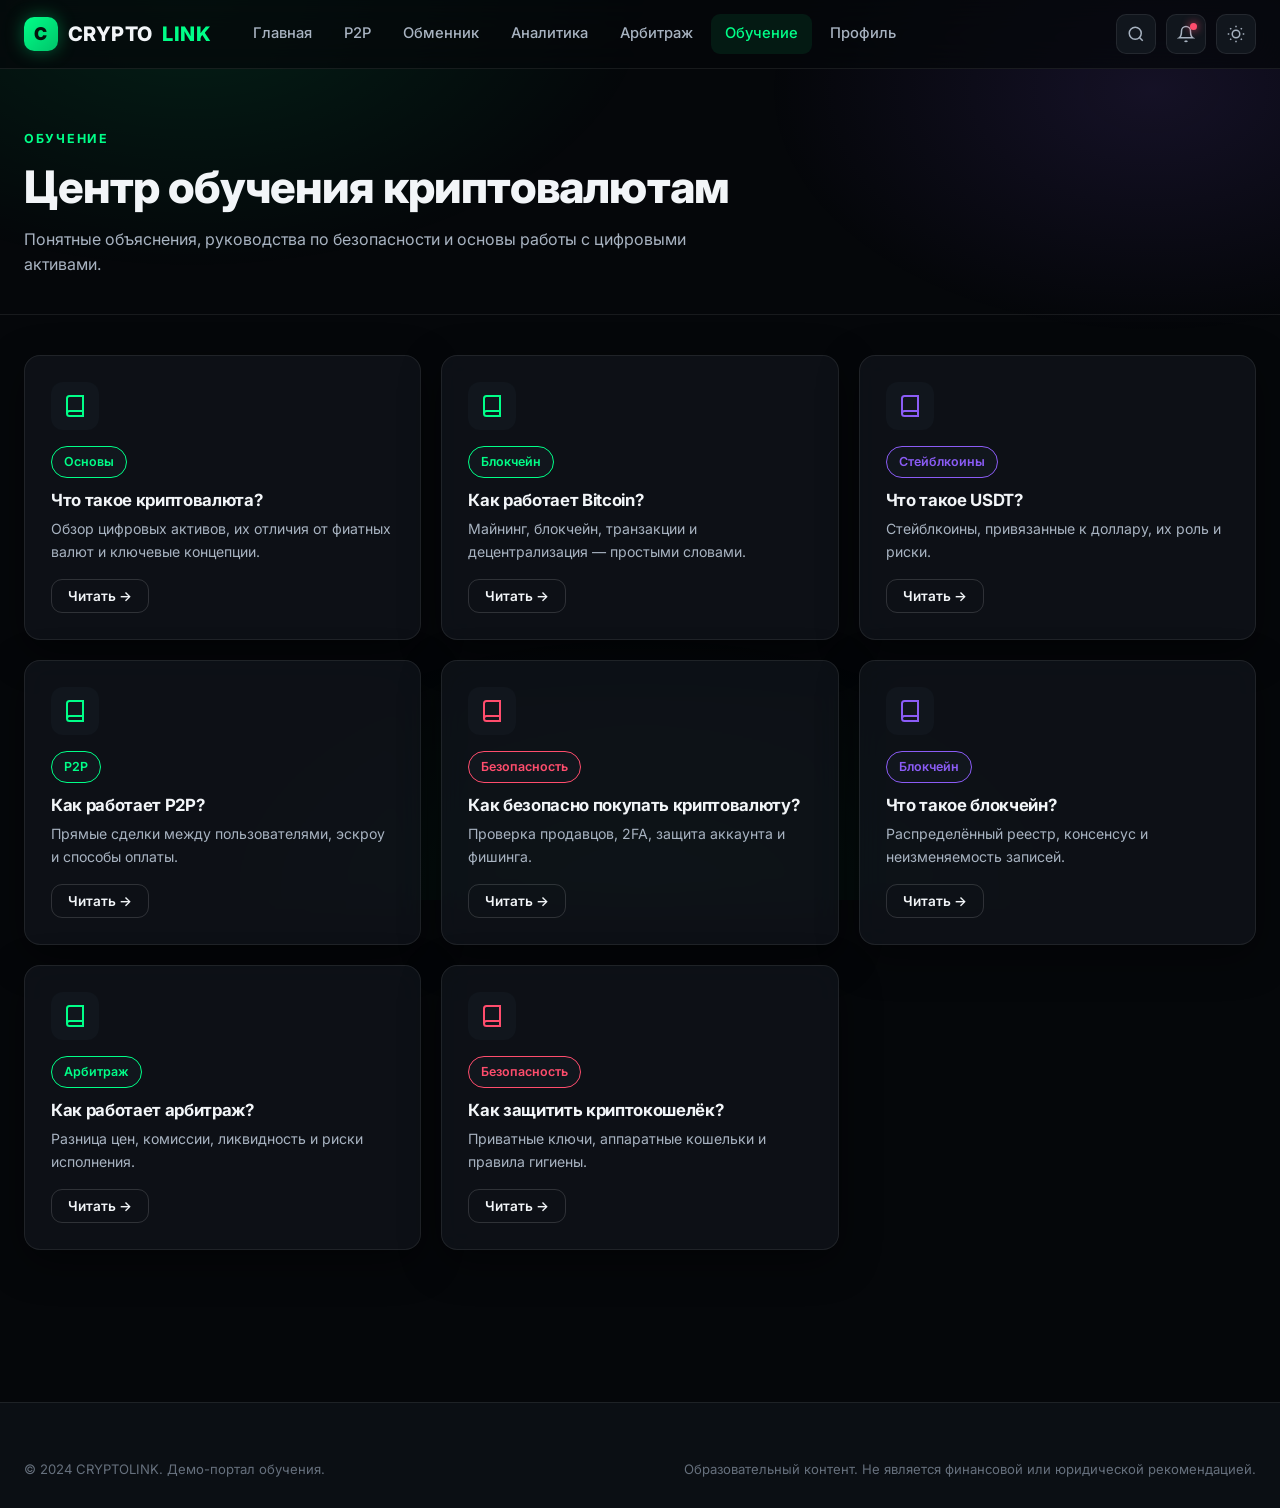
<file: education.html>
<!DOCTYPE html>
<html lang="ru" data-theme="dark">
<head>
<meta charset="UTF-8">
<meta name="viewport" content="width=device-width, initial-scale=1.0">
<title>Обучение — CRYPTOLINK</title>
<link rel="preconnect" href="https://fonts.googleapis.com">
<link href="https://fonts.googleapis.com/css2?family=Inter:wght@400;500;600;700;800;900&family=JetBrains+Mono:wght@400;600&display=swap" rel="stylesheet">
<link rel="stylesheet" href="styles.css">
</head>
<body>

<header class="navbar">
  <div class="container nav-inner">
    <a href="index.html" class="logo"><span class="logo-mark">C</span>CRYPTO<span class="accent">LINK</span></a>
    <nav class="nav-links">
      <a href="index.html">Главная</a>
      <a href="p2p.html">P2P</a>
      <a href="exchange.html">Обменник</a>
      <a href="analytics.html">Аналитика</a>
      <a href="arbitrage.html">Арбитраж</a>
      <a href="education.html">Обучение</a>
      <a href="profile.html">Профиль</a>
    </nav>
    <div class="nav-actions">
      <button class="icon-btn" data-search title="Поиск"><svg width="18" height="18" viewBox="0 0 24 24" fill="none" stroke="currentColor" stroke-width="2"><circle cx="11" cy="11" r="8"></circle><line x1="21" y1="21" x2="16.65" y2="16.65"></line></svg></button>
      <button class="icon-btn" data-notifications title="Уведомления"><svg width="18" height="18" viewBox="0 0 24 24" fill="none" stroke="currentColor" stroke-width="2"><path d="M18 8A6 6 0 0 0 6 8c0 7-3 9-3 9h18s-3-2-3-9"></path><path d="M13.73 21a2 2 0 0 1-3.46 0"></path></svg><span class="badge-dot"></span></button>
      <button class="icon-btn" data-theme-toggle title="Сменить тему"><svg width="18" height="18" viewBox="0 0 24 24" fill="none" stroke="currentColor" stroke-width="2"><circle cx="12" cy="12" r="5"></circle><line x1="12" y1="1" x2="12" y2="3"></line><line x1="12" y1="21" x2="12" y2="23"></line><line x1="4.22" y1="4.22" x2="5.64" y2="5.64"></line><line x1="18.36" y1="18.36" x2="19.78" y2="19.78"></line><line x1="1" y1="12" x2="3" y2="12"></line><line x1="21" y1="12" x2="23" y2="12"></line><line x1="4.22" y1="19.78" x2="5.64" y2="18.36"></line><line x1="18.36" y1="5.64" x2="19.78" y2="4.22"></line></svg></button>
      <button class="icon-btn mobile-toggle" data-mobile-toggle><svg width="20" height="20" viewBox="0 0 24 24" fill="none" stroke="currentColor" stroke-width="2"><line x1="3" y1="12" x2="21" y2="12"></line><line x1="3" y1="6" x2="21" y2="6"></line><line x1="3" y1="18" x2="21" y2="18"></line></svg></button>
    </div>
  </div>
</header>

<section class="page-head">
  <div class="container">
    <span class="section-tag">Обучение</span>
    <h1>Центр обучения криптовалютам</h1>
    <p>Понятные объяснения, руководства по безопасности и основы работы с цифровыми активами.</p>
  </div>
</section>

<section class="section" style="padding-top:40px">
  <div class="container">
    <div class="grid grid-3" id="article-grid"></div>
  </div>
</section>

<footer class="footer">
  <div class="container"><div class="footer-bottom" style="border:none;padding-top:0"><span>© 2024 CRYPTOLINK. Демо-портал обучения.</span><span>Образовательный контент. Не является финансовой или юридической рекомендацией.</span></div></div>
</footer>

<script src="app.js"></script>
<script>
const articles = [
  { 
    title:'Что такое криптовалюта?', 
    tag:'Основы', 
    excerpt:'Обзор цифровых активов, их отличия от фиатных валют и ключевые концепции.', 
    color:'var(--green)',
    text:'Криптовалюта — это цифровая или виртуальная валюта, которая использует криптографию для безопасности. В отличие от традиционных денег, криптовалюты децентрализованы и работают на технологии блокчейн. Они не контролируются правительствами или банками, что делает их независимыми, но и более волатильными.'
  },
  { 
    title:'Как работает Bitcoin?', 
    tag:'Блокчейн', 
    excerpt:'Майнинг, блокчейн, транзакции и децентрализация — простыми словами.', 
    color:'var(--green)',
    text:'Bitcoin — первая криптовалюта, созданная в 2009 году. Транзакции записываются в блокчейн (цепочку блоков), который хранится у тысяч компьютеров по всему миру. Новые монеты создаются через майнинг — процесс решения сложных математических задач, который защищает сеть и подтверждает транзакции.'
  },
  { 
    title:'Что такое USDT?', 
    tag:'Стейблкоины', 
    excerpt:'Стейблкоины, привязанные к доллару, их роль и риски.', 
    color:'var(--purple)',
    text:'USDT (Tether) — это стейблкоин, стоимость которого привязана к доллару США (1 USDT ≈ 1 USD). Он используется для быстрого перевода средств между биржами и защиты от волатильности. Однако важно понимать риски: доверие к USDT зависит от того, обеспечен ли он реальными резервами.'
  },
  { 
    title:'Как работает P2P?', 
    tag:'P2P', 
    excerpt:'Прямые сделки между пользователями, эскроу и способы оплаты.', 
    color:'var(--green)',
    text:'P2P (Peer-to-Peer) — это торговля напрямую между людьми без посредников. Платформа выступает гарантом (эскроу): покупатель переводит деньги продавцу, а криптовалюта блокируется до подтверждения оплаты. Это позволяет покупать крипту за фиат (рубли, доллары) удобным способом.'
  },
  { 
    title:'Как безопасно покупать криптовалюту?', 
    tag:'Безопасность', 
    excerpt:'Проверка продавцов, 2FA, защита аккаунта и фишинга.', 
    color:'var(--red)',
    text:'Всегда проверяйте рейтинг и историю продавца. Включайте двухфакторную аутентификацию (2FA) на бирже и почте. Никогда не переводите деньги напрямую на карту без использования эскроу-сервиса. Остерегайтесь фишинговых ссылок и не сообщайте никому свои пароли или seed-фразы.'
  },
  { 
    title:'Что такое блокчейн?', 
    tag:'Блокчейн', 
    excerpt:'Распределённый реестр, консенсус и неизменяемость записей.', 
    color:'var(--purple)',
    text:'Блокчейн — это распределенная база данных, где каждая запись (блок) связана с предыдущей. Данные невозможно изменить задним числом. Сеть поддерживается тысячами компьютеров, которые достигают консенсуса. Это основа всех криптовалют и смарт-контрактов.'
  },
  { 
    title:'Как работает арбитраж?', 
    tag:'Арбитраж', 
    excerpt:'Разница цен, комиссии, ликвидность и риски исполнения.', 
    color:'var(--green)',
    text:'Арбитраж — это заработок на разнице цен одной и той же монеты на разных биржах. Купил дешевле, продал дороже. Звучит просто, но есть подводные камни: комиссии за ввод/вывод, низкая ликвидность, задержки переводов и риски отмены ордера могут съесть всю прибыль.'
  },
  { 
    title:'Как защитить криптокошелёк?', 
    tag:'Безопасность', 
    excerpt:'Приватные ключи, аппаратные кошельки и правила гигиены.', 
    color:'var(--red)',
    text:'Главное правило: не ваши ключи — не ваши монеты. Если вы храните много средств, используйте аппаратный кошелек (Ledger, Trezor). Никогда не вводите seed-фразу (12-24 слова) на сайтах или в приложениях. Храните фразу на бумаге в надежном месте, а не в облаке.'
  }
];

function renderArticles() {
  document.getElementById('article-grid').innerHTML = articles.map(a => `
    <div class="card card-hover" style="padding:26px;display:flex;flex-direction:column">
      <div style="width:48px;height:48px;border-radius:12px;background:var(--bg-3);display:grid;place-items:center;margin-bottom:16px;color:${a.color}">
        <svg width="24" height="24" viewBox="0 0 24 24" fill="none" stroke="currentColor" stroke-width="2"><path d="M4 19.5A2.5 2.5 0 0 1 6.5 17H20"></path><path d="M6.5 2H20v20H6.5A2.5 2.5 0 0 1 4 19.5v-15A2.5 2.5 0 0 1 6.5 2z"></path></svg>
      </div>
      <span class="pill" style="align-self:flex-start;margin-bottom:12px;color:${a.color};border-color:${a.color}">${a.tag}</span>
      <h3 style="font-size:1.05rem;margin-bottom:8px">${a.title}</h3>
      <p style="color:var(--text-2);font-size:0.88rem;flex:1">${a.excerpt}</p>
      <button class="btn btn-secondary btn-sm" style="align-self:flex-start;margin-top:16px" onclick="readArticle(${articles.indexOf(a)})">Читать →</button>
    </div>
  `).join('');
}

function readArticle(index) {
  const article = articles[index];
  openModal(`
    <div style="margin-bottom:16px">
      <span class="pill" style="color:${article.color};border-color:${article.color}">${article.tag}</span>
    </div>
    <h3 style="margin-bottom:16px">${article.title}</h3>
    <p style="color:var(--text-2);font-size:0.95rem;line-height:1.7;margin-bottom:24px">${article.text}</p>
    <button class="btn btn-primary btn-block" onclick="closeModal()">Понятно, закрыть</button>
  `);
}

document.addEventListener('DOMContentLoaded', renderArticles);
</script>
</body>
</html>
</file>
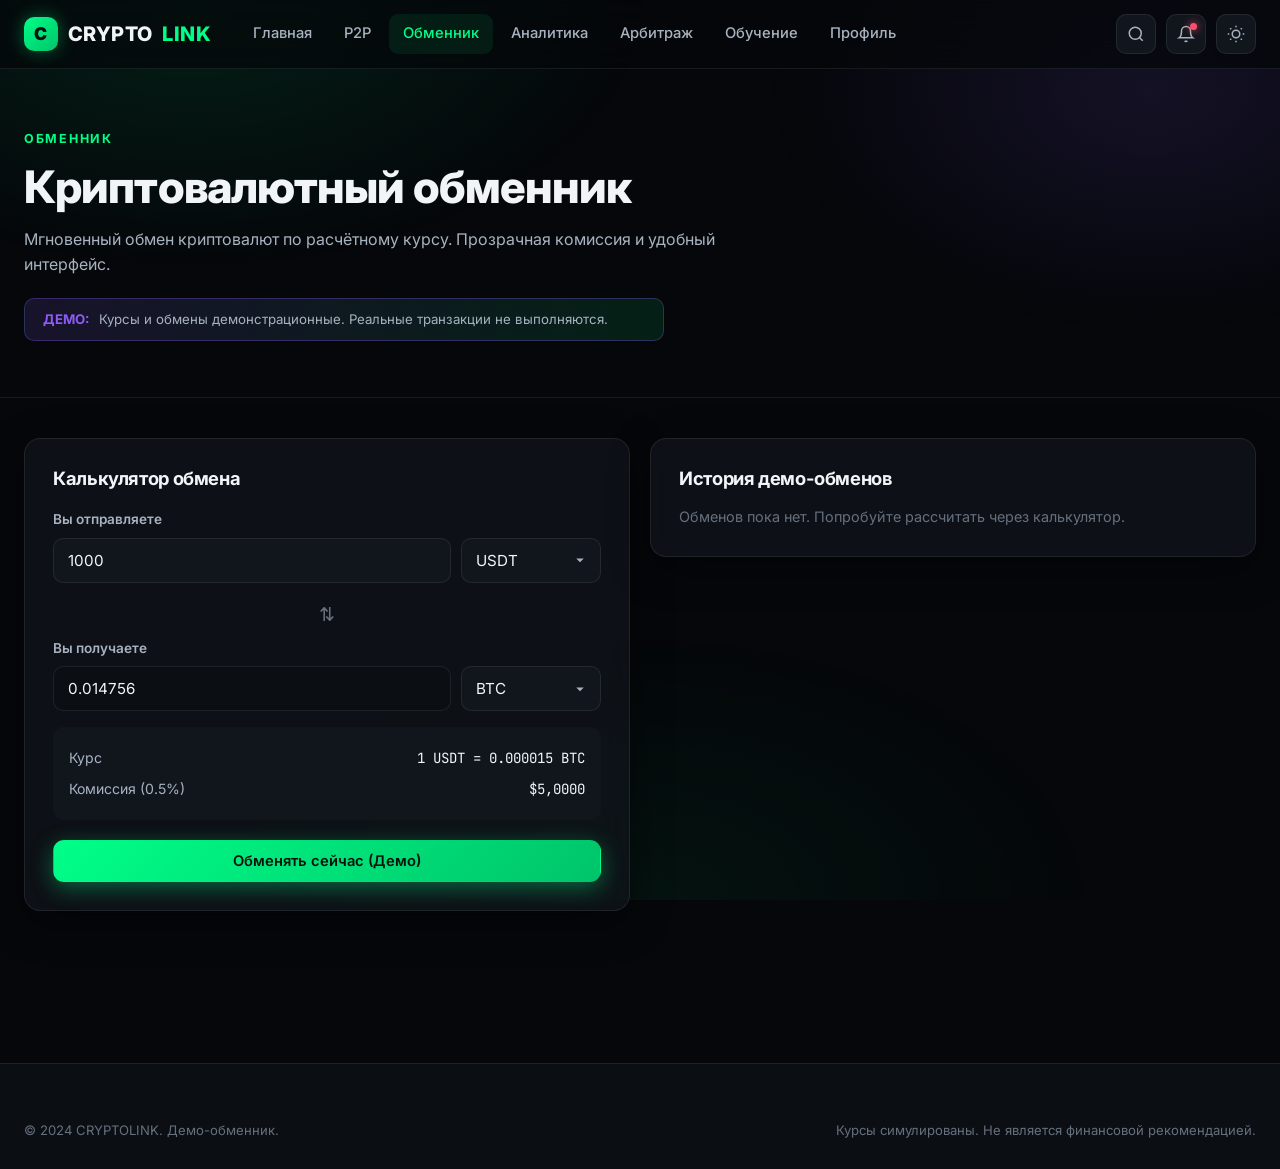
<file: exchange.html>
<!DOCTYPE html>
<html lang="ru" data-theme="dark">
<head>
<meta charset="UTF-8">
<meta name="viewport" content="width=device-width, initial-scale=1.0">
<title>Криптообменник — CRYPTOLINK</title>
<link rel="preconnect" href="https://fonts.googleapis.com">
<link href="https://fonts.googleapis.com/css2?family=Inter:wght@400;500;600;700;800;900&family=JetBrains+Mono:wght@400;600&display=swap" rel="stylesheet">
<link rel="stylesheet" href="styles.css">
</head>
<body>

<header class="navbar">
  <div class="container nav-inner">
    <a href="index.html" class="logo"><span class="logo-mark">C</span>CRYPTO<span class="accent">LINK</span></a>
    <nav class="nav-links">
      <a href="index.html">Главная</a><a href="p2p.html">P2P</a><a href="exchange.html">Обменник</a><a href="analytics.html">Аналитика</a><a href="arbitrage.html">Арбитраж</a><a href="education.html">Обучение</a><a href="profile.html">Профиль</a>
    </nav>
    <div class="nav-actions">
      <button class="icon-btn" data-search><svg width="18" height="18" viewBox="0 0 24 24" fill="none" stroke="currentColor" stroke-width="2"><circle cx="11" cy="11" r="8"></circle><line x1="21" y1="21" x2="16.65" y2="16.65"></line></svg></button>
      <button class="icon-btn" data-notifications><svg width="18" height="18" viewBox="0 0 24 24" fill="none" stroke="currentColor" stroke-width="2"><path d="M18 8A6 6 0 0 0 6 8c0 7-3 9-3 9h18s-3-2-3-9"></path><path d="M13.73 21a2 2 0 0 1-3.46 0"></path></svg><span class="badge-dot"></span></button>
      <button class="icon-btn" data-theme-toggle><svg width="18" height="18" viewBox="0 0 24 24" fill="none" stroke="currentColor" stroke-width="2"><circle cx="12" cy="12" r="5"></circle><line x1="12" y1="1" x2="12" y2="3"></line><line x1="12" y1="21" x2="12" y2="23"></line><line x1="4.22" y1="4.22" x2="5.64" y2="5.64"></line><line x1="18.36" y1="18.36" x2="19.78" y2="19.78"></line><line x1="1" y1="12" x2="3" y2="12"></line><line x1="21" y1="12" x2="23" y2="12"></line><line x1="4.22" y1="19.78" x2="5.64" y2="18.36"></line><line x1="18.36" y1="5.64" x2="19.78" y2="4.22"></line></svg></button>
      <button class="icon-btn mobile-toggle" data-mobile-toggle><svg width="20" height="20" viewBox="0 0 24 24" fill="none" stroke="currentColor" stroke-width="2"><line x1="3" y1="12" x2="21" y2="12"></line><line x1="3" y1="6" x2="21" y2="6"></line><line x1="3" y1="18" x2="21" y2="18"></line></svg></button>
    </div>
  </div>
</header>

<section class="page-head">
  <div class="container">
    <span class="section-tag">Обменник</span>
    <h1>Криптовалютный обменник</h1>
    <p>Мгновенный обмен криптовалют по расчётному курсу. Прозрачная комиссия и удобный интерфейс.</p>
    <div class="demo-banner" style="max-width:640px"><strong>ДЕМО:</strong> Курсы и обмены демонстрационные. Реальные транзакции не выполняются.</div>
  </div>
</section>

<section class="section" style="padding-top:40px">
  <div class="container">
    <div class="grid grid-2" style="align-items:start">
      <div class="card" style="padding:28px">
        <h3 style="font-size:1.15rem;margin-bottom:20px">Калькулятор обмена</h3>
        <div class="field">
          <label>Вы отправляете</label>
          <div style="display:flex;gap:10px">
            <input class="input" id="send-amount" type="number" value="1000" min="0" step="any">
            <select class="select" id="send-currency" style="max-width:140px"><option value="USDT">USDT</option><option value="BTC">BTC</option><option value="ETH">ETH</option><option value="SOL">SOL</option></select>
          </div>
          <span class="field-error" id="send-err">Введите корректную сумму.</span>
        </div>
        <div style="text-align:center;margin:8px 0;color:var(--text-3);font-size:1.2rem">⇅</div>
        <div class="field">
          <label>Вы получаете</label>
          <div style="display:flex;gap:10px">
            <input class="input" id="recv-amount" type="text" readonly style="background:var(--bg-2)">
            <select class="select" id="recv-currency" style="max-width:140px"><option value="BTC">BTC</option><option value="USDT">USDT</option><option value="ETH">ETH</option><option value="SOL">SOL</option></select>
          </div>
        </div>
        <div style="padding:16px;border-radius:10px;background:var(--bg-3);margin-bottom:20px;font-size:0.88rem">
          <div style="display:flex;justify-content:space-between;padding:4px 0"><span style="color:var(--text-2)">Курс</span><span id="rate-display" class="mono">—</span></div>
          <div style="display:flex;justify-content:space-between;padding:4px 0"><span style="color:var(--text-2)">Комиссия (0.5%)</span><span id="fee-display" class="mono">—</span></div>
        </div>
        <button class="btn btn-primary btn-block" onclick="doExchange()">Обменять сейчас (Демо)</button>
      </div>
      <div class="card" style="padding:28px">
        <h3 style="font-size:1.15rem;margin-bottom:16px">История демо-обменов</h3>
        <div id="history-list" style="display:flex;flex-direction:column;gap:10px">
          <div style="color:var(--text-3);font-size:0.9rem">Обменов пока нет. Попробуйте рассчитать через калькулятор.</div>
        </div>
      </div>
    </div>
  </div>
</section>

<footer class="footer">
  <div class="container"><div class="footer-bottom" style="border:none;padding-top:0"><span>© 2024 CRYPTOLINK. Демо-обменник.</span><span>Курсы симулированы. Не является финансовой рекомендацией.</span></div></div>
</footer>

<script src="app.js"></script>
<script>
const rates = { USDT:1, BTC:67432.18, ETH:3521.44, SOL:172.38 };
const feePct = 0.005;

function recalc() {
  const amount = parseFloat(document.getElementById('send-amount').value) || 0;
  const from = document.getElementById('send-currency').value;
  const to = document.getElementById('recv-currency').value;
  if (amount < 0) { document.getElementById('send-err').classList.add('show'); return; }
  document.getElementById('send-err').classList.remove('show');
  const usdValue = amount * rates[from];
  const fee = usdValue * feePct;
  const receive = (usdValue - fee) / rates[to];
  const rate = rates[from] / rates[to];
  document.getElementById('recv-amount').value = receive.toFixed(6);
  document.getElementById('rate-display').textContent = '1 ' + from + ' = ' + rate.toFixed(6) + ' ' + to;
  document.getElementById('fee-display').textContent = fmtUSD(fee, 4);
}

function doExchange() {
  const amount = parseFloat(document.getElementById('send-amount').value);
  if (!amount || amount <= 0) { document.getElementById('send-err').classList.add('show'); return; }
  const from = document.getElementById('send-currency').value;
  const to = document.getElementById('recv-currency').value;
  const receive = document.getElementById('recv-amount').value;
  const list = document.getElementById('history-list');
  if (list.children.length === 1 && list.children[0].textContent.includes('Обменов пока нет')) list.innerHTML = '';
  const row = document.createElement('div');
  row.style.cssText = 'display:flex;justify-content:space-between;padding:12px;border-radius:10px;background:var(--bg-3);font-size:0.88rem';
  row.innerHTML = `<div><span style="color:var(--green);font-weight:700">${amount} ${from}</span> → <span style="font-weight:700">${Number(receive).toFixed(4)} ${to}</span></div><div style="color:var(--text-3);font-size:0.78rem">${new Date().toLocaleTimeString('ru-RU')}</div>`;
  list.prepend(row);
  toast('Демо-обмен завершен. Реальные средства не перемещались.');
}

document.addEventListener('DOMContentLoaded', () => {
  ['send-amount','send-currency','recv-currency'].forEach(id => document.getElementById(id).addEventListener('input', recalc));
  recalc();
});
</script>
</body>
</html>
</file>
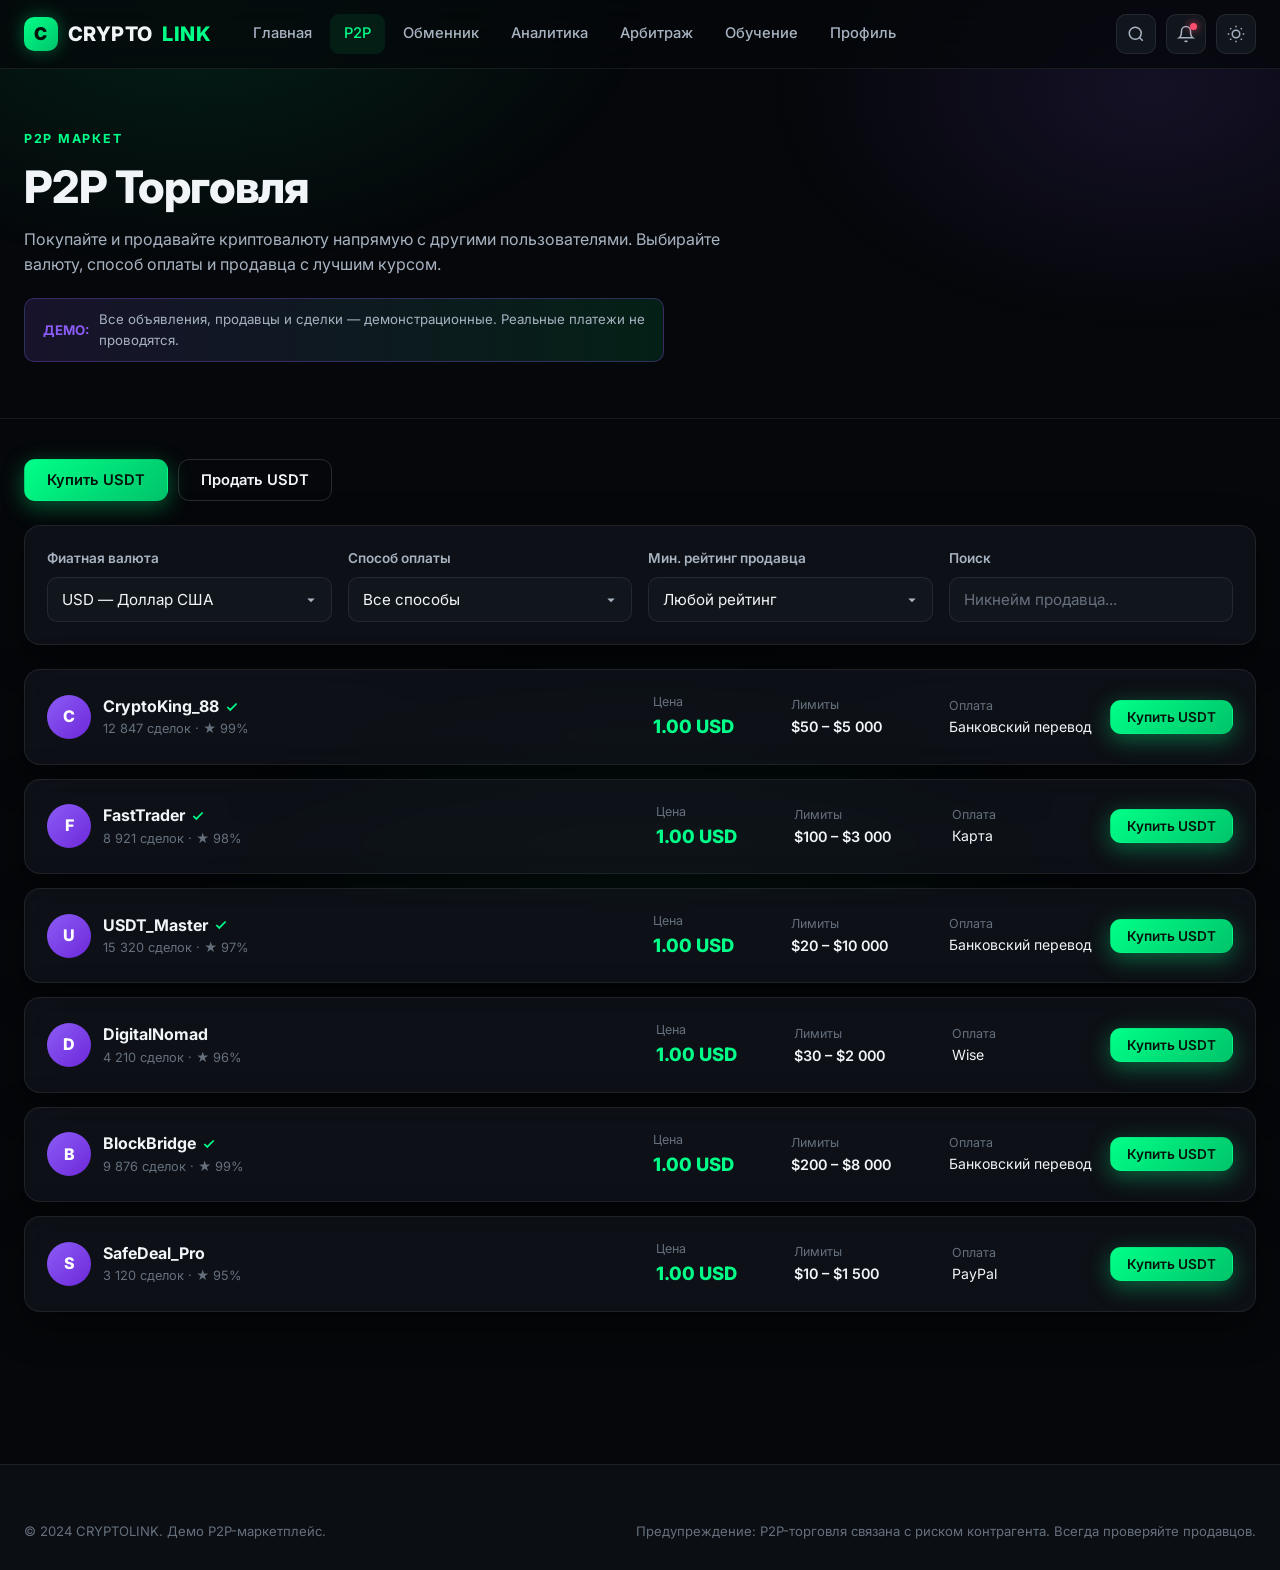
<file: p2p.html>
<!DOCTYPE html>
<html lang="ru" data-theme="dark">
<head>
<meta charset="UTF-8">
<meta name="viewport" content="width=device-width, initial-scale=1.0">
<title>P2P Маркет — CRYPTOLINK</title>
<link rel="preconnect" href="https://fonts.googleapis.com">
<link href="https://fonts.googleapis.com/css2?family=Inter:wght@400;500;600;700;800;900&family=JetBrains+Mono:wght@400;600&display=swap" rel="stylesheet">
<link rel="stylesheet" href="styles.css">
</head>
<body>

<header class="navbar">
  <div class="container nav-inner">
    <a href="index.html" class="logo"><span class="logo-mark">C</span>CRYPTO<span class="accent">LINK</span></a>
    <nav class="nav-links">
      <a href="index.html">Главная</a>
      <a href="p2p.html">P2P</a>
      <a href="exchange.html">Обменник</a>
      <a href="analytics.html">Аналитика</a>
      <a href="arbitrage.html">Арбитраж</a>
      <a href="education.html">Обучение</a>
      <a href="profile.html">Профиль</a>
    </nav>
    <div class="nav-actions">
      <button class="icon-btn" data-search title="Поиск"><svg width="18" height="18" viewBox="0 0 24 24" fill="none" stroke="currentColor" stroke-width="2"><circle cx="11" cy="11" r="8"></circle><line x1="21" y1="21" x2="16.65" y2="16.65"></line></svg></button>
      <button class="icon-btn" data-notifications title="Уведомления"><svg width="18" height="18" viewBox="0 0 24 24" fill="none" stroke="currentColor" stroke-width="2"><path d="M18 8A6 6 0 0 0 6 8c0 7-3 9-3 9h18s-3-2-3-9"></path><path d="M13.73 21a2 2 0 0 1-3.46 0"></path></svg><span class="badge-dot"></span></button>
      <button class="icon-btn" data-theme-toggle title="Сменить тему"><svg width="18" height="18" viewBox="0 0 24 24" fill="none" stroke="currentColor" stroke-width="2"><circle cx="12" cy="12" r="5"></circle><line x1="12" y1="1" x2="12" y2="3"></line><line x1="12" y1="21" x2="12" y2="23"></line><line x1="4.22" y1="4.22" x2="5.64" y2="5.64"></line><line x1="18.36" y1="18.36" x2="19.78" y2="19.78"></line><line x1="1" y1="12" x2="3" y2="12"></line><line x1="21" y1="12" x2="23" y2="12"></line><line x1="4.22" y1="19.78" x2="5.64" y2="18.36"></line><line x1="18.36" y1="5.64" x2="19.78" y2="4.22"></line></svg></button>
      <button class="icon-btn mobile-toggle" data-mobile-toggle><svg width="20" height="20" viewBox="0 0 24 24" fill="none" stroke="currentColor" stroke-width="2"><line x1="3" y1="12" x2="21" y2="12"></line><line x1="3" y1="6" x2="21" y2="6"></line><line x1="3" y1="18" x2="21" y2="18"></line></svg></button>
    </div>
  </div>
</header>

<section class="page-head">
  <div class="container">
    <span class="section-tag">P2P Маркет</span>
    <h1>P2P Торговля</h1>
    <p>Покупайте и продавайте криптовалюту напрямую с другими пользователями. Выбирайте валюту, способ оплаты и продавца с лучшим курсом.</p>
    <div class="demo-banner" style="max-width:640px"><strong>ДЕМО:</strong> Все объявления, продавцы и сделки — демонстрационные. Реальные платежи не проводятся.</div>
  </div>
</section>

<section class="section" style="padding-top:40px">
  <div class="container">
    <div style="display:flex;gap:10px;margin-bottom:24px;flex-wrap:wrap">
      <button class="btn btn-primary" id="tab-buy" onclick="setMode('buy')">Купить USDT</button>
      <button class="btn btn-secondary" id="tab-sell" onclick="setMode('sell')">Продать USDT</button>
    </div>

    <div class="card" style="padding:22px;margin-bottom:24px">
      <div style="display:grid;grid-template-columns:repeat(auto-fit,minmax(180px,1fr));gap:16px;align-items:end">
        <div class="field" style="margin:0">
          <label>Фиатная валюта</label>
          <select class="select" id="f-currency">
            <option value="USD">USD — Доллар США</option>
            <option value="EUR">EUR — Евро</option>
            <option value="GBP">GBP — Фунт стерлингов</option>
            <option value="KZT">KZT — Казахстанский тенге</option>
            <option value="RUB">RUB — Российский рубль</option>
          </select>
        </div>
        <div class="field" style="margin:0">
          <label>Способ оплаты</label>
          <select class="select" id="f-payment">
            <option>Все способы</option>
            <option>Банковский перевод</option>
            <option>Карта</option>
            <option>Wise</option>
            <option>PayPal</option>
          </select>
        </div>
        <div class="field" style="margin:0">
          <label>Мин. рейтинг продавца</label>
          <select class="select" id="f-rating">
            <option value="0">Любой рейтинг</option>
            <option value="95">95%+</option>
            <option value="98">98%+</option>
            <option value="99">99%+</option>
          </select>
        </div>
        <div class="field" style="margin:0">
          <label>Поиск</label>
          <input class="input" id="f-search" placeholder="Никнейм продавца...">
        </div>
      </div>
    </div>

    <div id="offers-list" style="display:flex;flex-direction:column;gap:14px"></div>
  </div>
</section>

<footer class="footer">
  <div class="container">
    <div class="footer-bottom" style="border:none;padding-top:0">
      <span>© 2024 CRYPTOLINK. Демо P2P-маркетплейс.</span>
      <span>Предупреждение: P2P-торговля связана с риском контрагента. Всегда проверяйте продавцов.</span>
    </div>
  </div>
</footer>

<script src="app.js"></script>
<script>
let mode = 'buy';
const merchants = [
  { name:'CryptoKing_88', rating:99, trades:12847, price:1.002, min:50, max:5000, method:'Банковский перевод', verified:true },
  { name:'FastTrader', rating:98, trades:8921, price:1.003, min:100, max:3000, method:'Карта', verified:true },
  { name:'USDT_Master', rating:97, trades:15320, price:1.001, min:20, max:10000, method:'Банковский перевод', verified:true },
  { name:'DigitalNomad', rating:96, trades:4210, price:1.004, min:30, max:2000, method:'Wise', verified:false },
  { name:'BlockBridge', rating:99, trades:9876, price:1.0005, min:200, max:8000, method:'Банковский перевод', verified:true },
  { name:'SafeDeal_Pro', rating:95, trades:3120, price:1.005, min:10, max:1500, method:'PayPal', verified:false }
];

// Курсы фиата к USD (демо-значения)
const fiatRates = {
  USD: { rate: 1, symbol: '$' },
  EUR: { rate: 0.92, symbol: '€' },
  GBP: { rate: 0.79, symbol: '£' },
  KZT: { rate: 450.0, symbol: '₸' },
  RUB: { rate: 92.5, symbol: '₽' }
};

function setMode(m) {
  mode = m;
  document.getElementById('tab-buy').className = 'btn ' + (m==='buy'?'btn-primary':'btn-secondary');
  document.getElementById('tab-sell').className = 'btn ' + (m==='sell'?'btn-primary':'btn-secondary');
  renderOffers();
}

function renderOffers() {
  const ratingMin = parseInt(document.getElementById('f-rating').value) || 0;
  const search = document.getElementById('f-search').value.toLowerCase();
  const curr = document.getElementById('f-currency').value;
  const fiat = fiatRates[curr];
  
  const list = document.getElementById('offers-list');

  const filtered = merchants.filter(m => m.rating >= ratingMin && (!search || m.name.toLowerCase().includes(search)));

  if (!filtered.length) {
    list.innerHTML = '<div class="card" style="padding:40px;text-align:center;color:var(--text-2)">Нет предложений, соответствующих вашим фильтрам.</div>';
    return;
  }

  list.innerHTML = filtered.map(m => {
    // Конвертируем цену и лимиты в выбранную валюту
    const basePrice = mode === 'buy' ? m.price : (2 - m.price);
    const displayPrice = (basePrice * fiat.rate).toFixed(2);
    const displayMin = Math.round(m.min * fiat.rate);
    const displayMax = Math.round(m.max * fiat.rate);
    
    return `
    <div class="card card-hover" style="padding:22px">
      <div style="display:flex;gap:18px;align-items:center;flex-wrap:wrap">
        <div style="display:flex;align-items:center;gap:12px;min-width:180px;flex:1">
          <div class="coin-icon" style="width:44px;height:44px;background:linear-gradient(135deg,var(--purple),var(--purple-2));font-size:1rem">${m.name.charAt(0)}</div>
          <div>
            <div style="font-weight:700;display:flex;align-items:center;gap:6px">${m.name}${m.verified ? '<svg width="14" height="14" viewBox="0 0 24 24" fill="none" stroke="var(--green)" stroke-width="3"><polyline points="20 6 9 17 4 12"></polyline></svg>' : ''}</div>
            <div style="font-size:0.8rem;color:var(--text-3)">${m.trades.toLocaleString('ru-RU')} сделок · ★ ${m.rating}%</div>
          </div>
        </div>
        <div style="min-width:120px">
          <div style="font-size:0.78rem;color:var(--text-3)">Цена</div>
          <div style="font-weight:800;font-size:1.15rem;color:var(--green)">${displayPrice} ${curr}</div>
        </div>
        <div style="min-width:140px">
          <div style="font-size:0.78rem;color:var(--text-3)">Лимиты</div>
          <div style="font-weight:600;font-size:0.9rem">${fiat.symbol}${displayMin} – ${fiat.symbol}${displayMax.toLocaleString('ru-RU')}</div>
        </div>
        <div style="min-width:140px">
          <div style="font-size:0.78rem;color:var(--text-3)">Оплата</div>
          <div style="font-size:0.88rem">${m.method}</div>
        </div>
        <div><button class="btn ${mode==='buy'?'btn-primary':'btn-purple'} btn-sm" onclick="startDeal('${m.name}','${mode}','${curr}')">${mode==='buy'?'Купить':'Продать'} USDT</button></div>
      </div>
    </div>`;
  }).join('');
}

function startDeal(name, m, curr) {
  openModal(`
    <h3>${m==='buy'?'Купить':'Продать'} USDT — ${name}</h3>
    <div class="field">
      <label>Сумма (${curr})</label>
      <input class="input" id="deal-amount" type="number" placeholder="Введите сумму" min="1">
      <span class="field-error" id="deal-err">Пожалуйста, введите корректную сумму.</span>
    </div>
    <div style="padding:14px;border-radius:10px;background:var(--bg-3);margin-bottom:16px;font-size:0.85rem;color:var(--text-2)">
      Это демонстрация. Реальная транзакция не будет выполнена.
    </div>
    <div style="display:flex;gap:10px">
      <button class="btn btn-primary btn-block" onclick="confirmDeal()">Подтвердить демо-сделку</button>
      <button class="btn btn-secondary" onclick="closeModal()">Отмена</button>
    </div>
  `);
}

function confirmDeal() {
  const amt = document.getElementById('deal-amount');
  const err = document.getElementById('deal-err');
  if (!amt.value || Number(amt.value) <= 0) {
    amt.classList.add('error'); err.classList.add('show'); return;
  }
  closeModal(); toast('Демо-сделка успешно создана. Это симуляция.');
}

document.addEventListener('DOMContentLoaded', () => {
  ['f-rating','f-search','f-payment','f-currency'].forEach(id => document.getElementById(id)?.addEventListener('input', renderOffers));
  renderOffers();
});
</script>
</body>
</html>
</file>
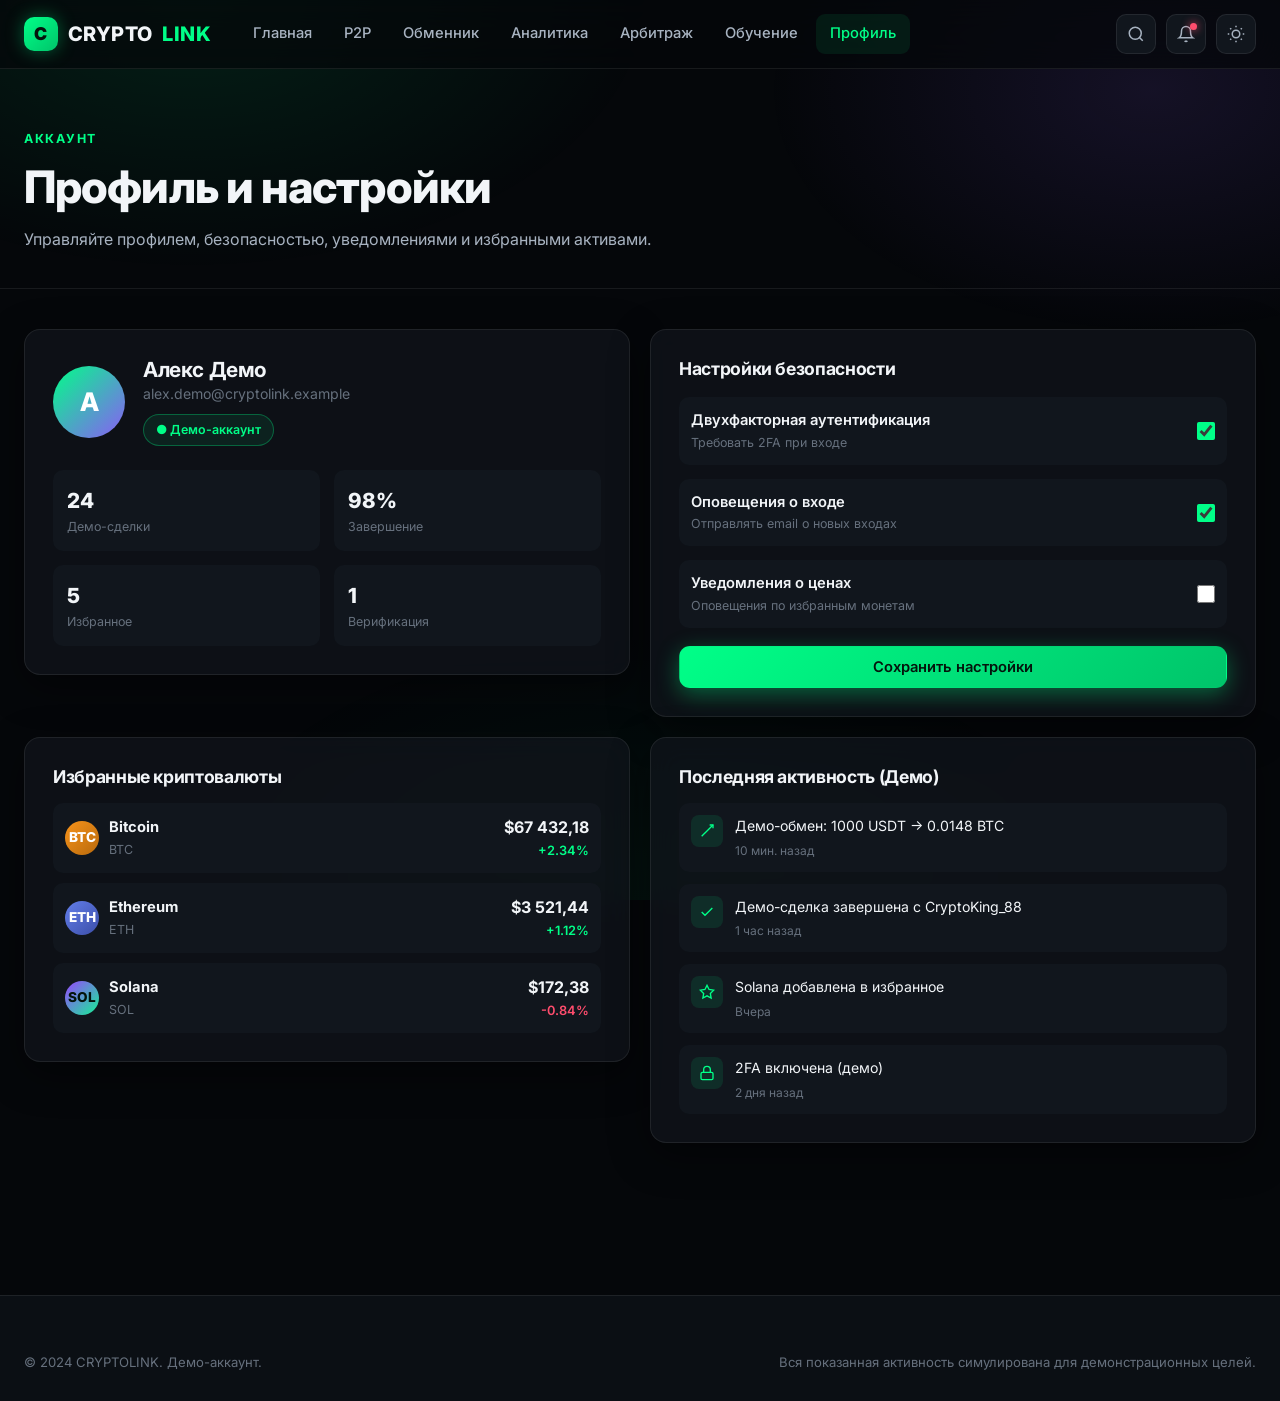
<file: profile.html>
<!DOCTYPE html>
<html lang="ru" data-theme="dark">
<head>
<meta charset="UTF-8">
<meta name="viewport" content="width=device-width, initial-scale=1.0">
<title>Профиль — CRYPTOLINK</title>
<link rel="preconnect" href="https://fonts.googleapis.com">
<link href="https://fonts.googleapis.com/css2?family=Inter:wght@400;500;600;700;800;900&family=JetBrains+Mono:wght@400;600&display=swap" rel="stylesheet">
<link rel="stylesheet" href="styles.css">
</head>
<body>

<header class="navbar">
  <div class="container nav-inner">
    <a href="index.html" class="logo"><span class="logo-mark">C</span>CRYPTO<span class="accent">LINK</span></a>
    <nav class="nav-links">
      <a href="index.html">Главная</a>
      <a href="p2p.html">P2P</a>
      <a href="exchange.html">Обменник</a>
      <a href="analytics.html">Аналитика</a>
      <a href="arbitrage.html">Арбитраж</a>
      <a href="education.html">Обучение</a>
      <a href="profile.html">Профиль</a>
    </nav>
    <div class="nav-actions">
      <button class="icon-btn" data-search title="Поиск"><svg width="18" height="18" viewBox="0 0 24 24" fill="none" stroke="currentColor" stroke-width="2"><circle cx="11" cy="11" r="8"></circle><line x1="21" y1="21" x2="16.65" y2="16.65"></line></svg></button>
      <button class="icon-btn" data-notifications title="Уведомления"><svg width="18" height="18" viewBox="0 0 24 24" fill="none" stroke="currentColor" stroke-width="2"><path d="M18 8A6 6 0 0 0 6 8c0 7-3 9-3 9h18s-3-2-3-9"></path><path d="M13.73 21a2 2 0 0 1-3.46 0"></path></svg><span class="badge-dot"></span></button>
      <button class="icon-btn" data-theme-toggle title="Сменить тему"><svg width="18" height="18" viewBox="0 0 24 24" fill="none" stroke="currentColor" stroke-width="2"><circle cx="12" cy="12" r="5"></circle><line x1="12" y1="1" x2="12" y2="3"></line><line x1="12" y1="21" x2="12" y2="23"></line><line x1="4.22" y1="4.22" x2="5.64" y2="5.64"></line><line x1="18.36" y1="18.36" x2="19.78" y2="19.78"></line><line x1="1" y1="12" x2="3" y2="12"></line><line x1="21" y1="12" x2="23" y2="12"></line><line x1="4.22" y1="19.78" x2="5.64" y2="18.36"></line><line x1="18.36" y1="5.64" x2="19.78" y2="4.22"></line></svg></button>
      <button class="icon-btn mobile-toggle" data-mobile-toggle><svg width="20" height="20" viewBox="0 0 24 24" fill="none" stroke="currentColor" stroke-width="2"><line x1="3" y1="12" x2="21" y2="12"></line><line x1="3" y1="6" x2="21" y2="6"></line><line x1="3" y1="18" x2="21" y2="18"></line></svg></button>
    </div>
  </div>
</header>

<section class="page-head">
  <div class="container">
    <span class="section-tag">Аккаунт</span>
    <h1>Профиль и настройки</h1>
    <p>Управляйте профилем, безопасностью, уведомлениями и избранными активами.</p>
  </div>
</section>

<section class="section" style="padding-top:40px">
  <div class="container">
    <div class="grid grid-2" style="align-items:start">

      <div class="card" style="padding:28px">
        <div style="display:flex;gap:18px;align-items:center;margin-bottom:24px">
          <div class="coin-icon" style="width:72px;height:72px;font-size:1.6rem;background:linear-gradient(135deg,var(--green),var(--purple))">А</div>
          <div>
            <h3 style="font-size:1.3rem">Алекс Демо</h3>
            <div style="color:var(--text-3);font-size:0.88rem">alex.demo@cryptolink.example</div>
            <span class="pill pill-green" style="margin-top:8px">● Демо-аккаунт</span>
          </div>
        </div>
        <div class="grid grid-2" style="gap:14px">
          <div style="padding:14px;border-radius:10px;background:var(--bg-3)"><div style="font-size:1.3rem;font-weight:800">24</div><div style="font-size:0.78rem;color:var(--text-3)">Демо-сделки</div></div>
          <div style="padding:14px;border-radius:10px;background:var(--bg-3)"><div style="font-size:1.3rem;font-weight:800">98%</div><div style="font-size:0.78rem;color:var(--text-3)">Завершение</div></div>
          <div style="padding:14px;border-radius:10px;background:var(--bg-3)"><div style="font-size:1.3rem;font-weight:800">5</div><div style="font-size:0.78rem;color:var(--text-3)">Избранное</div></div>
          <div style="padding:14px;border-radius:10px;background:var(--bg-3)"><div style="font-size:1.3rem;font-weight:800">1</div><div style="font-size:0.78rem;color:var(--text-3)">Верификация</div></div>
        </div>
      </div>

      <div class="card" style="padding:28px">
        <h3 style="font-size:1.1rem;margin-bottom:18px">Настройки безопасности</h3>
        <div style="display:flex;flex-direction:column;gap:14px">
          <label style="display:flex;align-items:center;justify-content:space-between;padding:12px;border-radius:10px;background:var(--bg-3);cursor:pointer">
            <div><div style="font-weight:600;font-size:0.92rem">Двухфакторная аутентификация</div><div style="font-size:0.78rem;color:var(--text-3)">Требовать 2FA при входе</div></div>
            <input type="checkbox" checked style="width:18px;height:18px;accent-color:var(--green)">
          </label>
          <label style="display:flex;align-items:center;justify-content:space-between;padding:12px;border-radius:10px;background:var(--bg-3);cursor:pointer">
            <div><div style="font-weight:600;font-size:0.92rem">Оповещения о входе</div><div style="font-size:0.78rem;color:var(--text-3)">Отправлять email о новых входах</div></div>
            <input type="checkbox" checked style="width:18px;height:18px;accent-color:var(--green)">
          </label>
          <label style="display:flex;align-items:center;justify-content:space-between;padding:12px;border-radius:10px;background:var(--bg-3);cursor:pointer">
            <div><div style="font-weight:600;font-size:0.92rem">Уведомления о ценах</div><div style="font-size:0.78rem;color:var(--text-3)">Оповещения по избранным монетам</div></div>
            <input type="checkbox" style="width:18px;height:18px;accent-color:var(--green)">
          </label>
        </div>
        <button class="btn btn-primary btn-block" style="margin-top:18px" onclick="toast('Настройки сохранены локально (демо).')">Сохранить настройки</button>
      </div>

      <div class="card" style="padding:28px">
        <h3 style="font-size:1.1rem;margin-bottom:16px">Избранные криптовалюты</h3>
        <div style="display:flex;flex-direction:column;gap:10px" id="fav-list"></div>
      </div>

      <div class="card" style="padding:28px">
        <h3 style="font-size:1.1rem;margin-bottom:16px">Последняя активность (Демо)</h3>
        <div style="display:flex;flex-direction:column;gap:12px" id="activity-list"></div>
      </div>

    </div>
  </div>
</section>

<footer class="footer">
  <div class="container"><div class="footer-bottom" style="border:none;padding-top:0"><span>© 2024 CRYPTOLINK. Демо-аккаунт.</span><span>Вся показанная активность симулирована для демонстрационных целей.</span></div></div>
</footer>

<script src="app.js"></script>
<script>
const favorites = [
  { name:'Bitcoin', sym:'BTC', cls:'btc', price:67432.18, change:2.34 },
  { name:'Ethereum', sym:'ETH', cls:'eth', price:3521.44, change:1.12 },
  { name:'Solana', sym:'SOL', cls:'sol', price:172.38, change:-0.84 }
];
const activity = [
  { icon:'<svg width="16" height="16" viewBox="0 0 24 24" fill="none" stroke="currentColor" stroke-width="2"><polyline points="16 3 21 3 21 8"></polyline><line x1="4" y1="20" x2="21" y2="3"></line></svg>', text:'Демо-обмен: 1000 USDT → 0.0148 BTC', time:'10 мин. назад' },
  { icon:'<svg width="16" height="16" viewBox="0 0 24 24" fill="none" stroke="currentColor" stroke-width="2"><polyline points="20 6 9 17 4 12"></polyline></svg>', text:'Демо-сделка завершена с CryptoKing_88', time:'1 час назад' },
  { icon:'<svg width="16" height="16" viewBox="0 0 24 24" fill="none" stroke="currentColor" stroke-width="2"><polygon points="12 2 15.09 8.26 22 9.27 17 14.14 18.18 21.02 12 17.77 5.82 21.02 7 14.14 2 9.27 8.91 8.26 12 2"></polygon></svg>', text:'Solana добавлена в избранное', time:'Вчера' },
  { icon:'<svg width="16" height="16" viewBox="0 0 24 24" fill="none" stroke="currentColor" stroke-width="2"><rect x="3" y="11" width="18" height="11" rx="2" ry="2"></rect><path d="M7 11V7a5 5 0 0 1 10 0v4"></path></svg>', text:'2FA включена (демо)', time:'2 дня назад' }
];

document.addEventListener('DOMContentLoaded', () => {
  document.getElementById('fav-list').innerHTML = favorites.map(f => `
    <div style="display:flex;justify-content:space-between;align-items:center;padding:12px;border-radius:10px;background:var(--bg-3)">
      <div class="coin"><div class="coin-icon ${f.cls}">${f.sym.slice(0,3)}</div><div><div class="coin-name">${f.name}</div><div class="coin-sym">${f.sym}</div></div></div>
      <div style="text-align:right"><div style="font-weight:700">${fmtUSD(f.price, f.price<10?4:2)}</div><div class="${f.change>=0?'change-up':'change-down'}" style="font-size:0.8rem">${fmtPct(f.change)}</div></div>
    </div>
  `).join('');

  document.getElementById('activity-list').innerHTML = activity.map(a => `
    <div style="display:flex;gap:12px;align-items:flex-start;padding:12px;border-radius:10px;background:var(--bg-3)">
      <div style="width:32px;height:32px;border-radius:8px;display:grid;place-items:center;background:rgba(0,255,136,0.1);color:var(--green);flex-shrink:0">${a.icon}</div>
      <div><div style="font-size:0.88rem">${a.text}</div><div style="font-size:0.75rem;color:var(--text-3);margin-top:3px">${a.time}</div></div>
    </div>
  `).join('');
});
</script>
</body>
</html>
</file>
<file: styles.css>
:root {
  --bg: #05070a;
  --bg-2: #0b0f14;
  --bg-3: #11161d;
  --card: rgba(17, 22, 29, 0.72);
  --card-solid: #11161d;
  --border: rgba(255, 255, 255, 0.08);
  --border-2: rgba(255, 255, 255, 0.14);
  --green: #00ff88;
  --green-2: #00c46a;
  --green-glow: rgba(0, 255, 136, 0.35);
  --purple: #8b5cf6;
  --purple-2: #6d28d9;
  --purple-glow: rgba(139, 92, 246, 0.35);
  --red: #ff4d6d;
  --text: #f2f5f8;
  --text-2: #a8b3c1;
  --text-3: #66707d;
  --radius: 16px;
  --radius-sm: 10px;
  --shadow: 0 12px 40px rgba(0, 0, 0, 0.45);
  --font: 'Inter', -apple-system, BlinkMacSystemFont, 'Segoe UI', Roboto, sans-serif;
  --mono: 'JetBrains Mono', 'SF Mono', Consolas, monospace;
}

[data-theme="light"] {
  --bg: #f4f7fa;
  --bg-2: #ffffff;
  --bg-3: #eef2f6;
  --card: rgba(255, 255, 255, 0.85);
  --card-solid: #ffffff;
  --border: rgba(10, 20, 30, 0.08);
  --border-2: rgba(10, 20, 30, 0.14);
  --text: #0a1219;
  --text-2: #48525e;
  --text-3: #7a8593;
  --shadow: 0 12px 40px rgba(20, 40, 60, 0.12);
}

* { margin: 0; padding: 0; box-sizing: border-box; }
html { scroll-behavior: smooth; }
body {
  font-family: var(--font);
  background: var(--bg);
  color: var(--text);
  line-height: 1.6;
  min-height: 100vh;
  overflow-x: hidden;
  transition: background 0.35s ease, color 0.35s ease;
}
body::before {
  content: '';
  position: fixed;
  inset: 0;
  z-index: -1;
  background:
    radial-gradient(ellipse 60% 50% at 15% 0%, rgba(0, 255, 136, 0.10), transparent 60%),
    radial-gradient(ellipse 50% 45% at 90% 10%, rgba(139, 92, 246, 0.12), transparent 60%),
    radial-gradient(ellipse 60% 50% at 50% 100%, rgba(0, 255, 136, 0.05), transparent 60%);
  pointer-events: none;
}

a { color: inherit; text-decoration: none; }
button { font-family: inherit; cursor: pointer; }
img { max-width: 100%; display: block; }
ul { list-style: none; }

.container { width: 100%; max-width: 1280px; margin: 0 auto; padding: 0 24px; }

h1, h2, h3, h4 { line-height: 1.2; letter-spacing: -0.02em; }
.gradient-text {
  background: linear-gradient(120deg, var(--green) 0%, #7dffbf 40%, var(--purple) 100%);
  -webkit-background-clip: text;
  background-clip: text;
  -webkit-text-fill-color: transparent;
}

.navbar {
  position: sticky;
  top: 0;
  z-index: 1000;
  backdrop-filter: blur(18px);
  -webkit-backdrop-filter: blur(18px);
  background: rgba(5, 7, 10, 0.72);
  border-bottom: 1px solid var(--border);
  transition: background 0.35s ease;
}
[data-theme="light"] .navbar { background: rgba(255, 255, 255, 0.8); }

.nav-inner { display: flex; align-items: center; gap: 28px; height: 68px; }
.logo { display: flex; align-items: center; gap: 10px; font-weight: 800; font-size: 1.25rem; letter-spacing: 0.02em; white-space: nowrap; }
.logo-mark { width: 34px; height: 34px; border-radius: 10px; display: grid; place-items: center; background: linear-gradient(135deg, var(--green), var(--green-2)); color: #04140c; font-weight: 900; font-size: 1.1rem; box-shadow: 0 0 18px var(--green-glow); }
.logo span.accent { color: var(--green); }

.nav-links { display: flex; gap: 4px; flex: 1; }
.nav-links a { padding: 8px 14px; border-radius: 9px; font-size: 0.92rem; font-weight: 500; color: var(--text-2); transition: all 0.2s ease; white-space: nowrap; }
.nav-links a:hover { color: var(--text); background: var(--bg-3); }
.nav-links a.active { color: var(--green); background: rgba(0, 255, 136, 0.08); }

.nav-actions { display: flex; align-items: center; gap: 10px; }
.icon-btn {
  width: 40px; height: 40px;
  display: grid; place-items: center;
  border-radius: 10px;
  border: 1px solid var(--border);
  background: var(--bg-3);
  color: var(--text-2);
  transition: all 0.2s ease;
  position: relative;
}
.icon-btn svg { width: 18px; height: 18px; }
.icon-btn:hover { color: var(--green); border-color: rgba(0,255,136,0.4); box-shadow: 0 0 16px var(--green-glow); }
.badge-dot { position: absolute; top: 8px; right: 8px; width: 7px; height: 7px; border-radius: 50%; background: var(--red); box-shadow: 0 0 8px var(--red); }
.mobile-toggle { display: none; }

.btn { display: inline-flex; align-items: center; justify-content: center; gap: 8px; padding: 11px 22px; border-radius: 11px; border: 1px solid transparent; font-weight: 600; font-size: 0.92rem; transition: all 0.25s ease; white-space: nowrap; }
.btn-primary { background: linear-gradient(135deg, var(--green), var(--green-2)); color: #04140c; box-shadow: 0 6px 22px var(--green-glow); }
.btn-primary:hover { transform: translateY(-2px); box-shadow: 0 10px 32px var(--green-glow); }
.btn-secondary { background: transparent; border-color: var(--border-2); color: var(--text); }
.btn-secondary:hover { border-color: var(--green); color: var(--green); box-shadow: 0 0 20px rgba(0,255,136,0.15); }
.btn-purple { background: linear-gradient(135deg, var(--purple), var(--purple-2)); color: #fff; box-shadow: 0 6px 22px var(--purple-glow); }
.btn-purple:hover { transform: translateY(-2px); box-shadow: 0 10px 32px var(--purple-glow); }
.btn-sm { padding: 8px 16px; font-size: 0.85rem; }
.btn-block { width: 100%; }
.btn:disabled { opacity: 0.5; cursor: not-allowed; transform: none !important; }

.card { background: var(--card); border: 1px solid var(--border); border-radius: var(--radius); backdrop-filter: blur(14px); -webkit-backdrop-filter: blur(14px); box-shadow: var(--shadow); transition: all 0.3s ease; }
.card-hover:hover { border-color: rgba(0, 255, 136, 0.3); box-shadow: 0 12px 40px rgba(0, 255, 136, 0.12); transform: translateY(-3px); }

.section { padding: 72px 0; }
.section-head { margin-bottom: 40px; }
.section-tag { display: inline-block; font-size: 0.78rem; font-weight: 700; letter-spacing: 0.14em; text-transform: uppercase; color: var(--green); margin-bottom: 12px; }
.section-title { font-size: clamp(1.6rem, 3vw, 2.4rem); font-weight: 800; margin-bottom: 12px; }
.section-sub { color: var(--text-2); max-width: 640px; font-size: 1rem; }

.grid { display: grid; gap: 20px; }
.grid-2 { grid-template-columns: repeat(2, 1fr); }
.grid-3 { grid-template-columns: repeat(3, 1fr); }
.grid-4 { grid-template-columns: repeat(4, 1fr); }

.field { display: flex; flex-direction: column; gap: 7px; margin-bottom: 16px; }
.field label { font-size: 0.85rem; font-weight: 600; color: var(--text-2); }
.input, .select { width: 100%; padding: 12px 14px; background: var(--bg-3); border: 1px solid var(--border); border-radius: var(--radius-sm); color: var(--text); font-size: 0.95rem; font-family: inherit; transition: all 0.2s ease; outline: none; }
.input:focus, .select:focus { border-color: var(--green); box-shadow: 0 0 0 3px rgba(0, 255, 136, 0.12); }
.input::placeholder { color: var(--text-3); }
.select { cursor: pointer; appearance: none; background-image: url("data:image/svg+xml,%3Csvg xmlns='http://www.w3.org/2000/svg' width='12' height='12' fill='%23a8b3c1' viewBox='0 0 16 16'%3E%3Cpath d='M8 11L3 6h10z'/%3E%3C/svg%3E"); background-repeat: no-repeat; background-position: right 14px center; padding-right: 38px; }
.input.error, .select.error { border-color: var(--red); }
.field-error { color: var(--red); font-size: 0.78rem; display: none; }
.field-error.show { display: block; }

.pill { display: inline-flex; align-items: center; gap: 6px; padding: 5px 12px; border-radius: 999px; font-size: 0.78rem; font-weight: 600; background: var(--bg-3); border: 1px solid var(--border); color: var(--text-2); }
.pill-green { color: var(--green); border-color: rgba(0,255,136,0.3); background: rgba(0,255,136,0.08); }
.pill-red { color: var(--red); border-color: rgba(255,77,109,0.3); background: rgba(255,77,109,0.08); }
.pill-purple { color: var(--purple); border-color: rgba(139,92,246,0.3); background: rgba(139,92,246,0.08); }

.change-up { color: var(--green); font-weight: 600; }
.change-down { color: var(--red); font-weight: 600; }
.mono { font-family: var(--mono); }

.table-wrap { overflow-x: auto; border-radius: var(--radius); border: 1px solid var(--border); }
table.data { width: 100%; border-collapse: collapse; min-width: 640px; }
table.data th { text-align: left; padding: 14px 18px; font-size: 0.78rem; text-transform: uppercase; letter-spacing: 0.08em; color: var(--text-3); background: var(--bg-3); font-weight: 700; white-space: nowrap; }
table.data td { padding: 14px 18px; border-top: 1px solid var(--border); font-size: 0.9rem; white-space: nowrap; }
table.data tr:hover td { background: rgba(0, 255, 136, 0.03); }
table.data th.sortable { cursor: pointer; user-select: none; }
table.data th.sortable:hover { color: var(--green); }
.sort-arrow { font-size: 0.65rem; margin-left: 4px; opacity: 0.6; }

.coin { display: flex; align-items: center; gap: 10px; }
.coin-icon { width: 34px; height: 34px; border-radius: 50%; display: grid; place-items: center; font-weight: 800; font-size: 0.85rem; flex-shrink: 0; color: #fff; }
.coin-icon.btc { background: linear-gradient(135deg, #f7931a, #b96a0d); }
.coin-icon.eth { background: linear-gradient(135deg, #627eea, #3c4ea8); }
.coin-icon.usdt { background: linear-gradient(135deg, #26a17b, #167a5a); }
.coin-icon.sol { background: linear-gradient(135deg, #9945ff, #14f195); color: #04140c; }
.coin-icon.bnb { background: linear-gradient(135deg, #f3ba2f, #c99418); color: #1a1500; }
.coin-icon.xrp { background: linear-gradient(135deg, #23292f, #4a5560); }
.coin-icon.ada { background: linear-gradient(135deg, #0033ad, #0031a8); }
.coin-icon.doge { background: linear-gradient(135deg, #c2a633, #8f7a1f); }
.coin-name { font-weight: 700; font-size: 0.92rem; }
.coin-sym { color: var(--text-3); font-size: 0.78rem; }

.footer { border-top: 1px solid var(--border); background: var(--bg-2); padding: 56px 0 28px; margin-top: 80px; }
.footer-grid { display: grid; grid-template-columns: 2fr 1fr 1fr 1fr; gap: 36px; margin-bottom: 44px; }
.footer-brand p { color: var(--text-2); font-size: 0.9rem; margin-top: 14px; max-width: 300px; }
.footer-col h4 { font-size: 0.85rem; text-transform: uppercase; letter-spacing: 0.08em; color: var(--text-3); margin-bottom: 16px; }
.footer-col a { display: block; color: var(--text-2); font-size: 0.9rem; padding: 5px 0; transition: color 0.2s ease; }
.footer-col a:hover { color: var(--green); }
.footer-bottom { border-top: 1px solid var(--border); padding-top: 24px; display: flex; justify-content: space-between; align-items: center; flex-wrap: wrap; gap: 14px; font-size: 0.82rem; color: var(--text-3); }
.risk-note { margin-top: 18px; padding: 14px 18px; border-radius: var(--radius-sm); background: rgba(255, 77, 109, 0.06); border: 1px solid rgba(255, 77, 109, 0.2); font-size: 0.8rem; color: var(--text-2); }

.demo-banner { background: linear-gradient(90deg, rgba(139,92,246,0.14), rgba(0,255,136,0.10)); border: 1px solid rgba(139, 92, 246, 0.3); border-radius: var(--radius-sm); padding: 10px 18px; font-size: 0.83rem; color: var(--text-2); display: flex; align-items: center; gap: 10px; margin: 20px 0; }
.demo-banner strong { color: var(--purple); }

@keyframes fadeUp { from { opacity: 0; transform: translateY(24px); } to { opacity: 1; transform: translateY(0); } }
.animate-in { animation: fadeUp 0.6s ease both; }
.delay-1 { animation-delay: 0.1s; }
.delay-2 { animation-delay: 0.2s; }
.delay-3 { animation-delay: 0.3s; }
.delay-4 { animation-delay: 0.4s; }

@keyframes pulseGlow { 0%, 100% { box-shadow: 0 0 18px var(--green-glow); } 50% { box-shadow: 0 0 34px var(--green-glow); } }
.pulse { animation: pulseGlow 2.6s ease-in-out infinite; }

@keyframes tickerMove { from { transform: translateX(0); } to { transform: translateX(-50%); } }
.ticker { overflow: hidden; border-top: 1px solid var(--border); border-bottom: 1px solid var(--border); background: var(--bg-2); padding: 12px 0; }
.ticker-track { display: flex; gap: 48px; width: max-content; animation: tickerMove 38s linear infinite; }
.ticker-item { display: flex; align-items: center; gap: 9px; font-size: 0.85rem; white-space: nowrap; color: var(--text-2); }
.ticker-item .sym { color: var(--text); font-weight: 700; }

.page-head { padding: 56px 0 36px; border-bottom: 1px solid var(--border); margin-bottom: 0; }
.page-head h1 { font-size: clamp(1.8rem, 4vw, 2.8rem); font-weight: 800; margin-bottom: 12px; }
.page-head p { color: var(--text-2); max-width: 720px; font-size: 1rem; }

.stat-card { padding: 26px; }
.stat-value { font-size: 1.8rem; font-weight: 800; letter-spacing: -0.02em; }
.stat-label { font-size: 0.82rem; color: var(--text-2); margin-top: 4px; }

.modal-overlay { position: fixed; inset: 0; z-index: 2000; background: rgba(0,0,0,0.7); backdrop-filter: blur(6px); display: none; align-items: center; justify-content: center; padding: 20px; }
.modal-overlay.show { display: flex; }
.modal { background: var(--card-solid); border: 1px solid var(--border-2); border-radius: var(--radius); padding: 30px; max-width: 460px; width: 100%; box-shadow: var(--shadow); animation: fadeUp 0.3s ease; }
.modal h3 { margin-bottom: 16px; }

.toast-container { position: fixed; bottom: 24px; right: 24px; z-index: 3000; display: flex; flex-direction: column; gap: 10px; }
.toast { background: var(--card-solid); border: 1px solid var(--border-2); border-left: 3px solid var(--green); border-radius: var(--radius-sm); padding: 14px 20px; box-shadow: var(--shadow); font-size: 0.88rem; animation: fadeUp 0.35s ease; max-width: 340px; }
.toast.error { border-left-color: var(--red); }

@media (max-width: 1024px) { .grid-4 { grid-template-columns: repeat(2, 1fr); } .footer-grid { grid-template-columns: 1fr 1fr; } }
@media (max-width: 860px) { .nav-links { display: none; } .mobile-toggle { display: grid; } .nav-links.open { display: flex; flex-direction: column; position: absolute; top: 68px; left: 0; right: 0; background: var(--bg-2); border-bottom: 1px solid var(--border); padding: 14px 24px; gap: 4px; } .grid-3 { grid-template-columns: 1fr; } .grid-2 { grid-template-columns: 1fr; } }
@media (max-width: 640px) { .grid-4 { grid-template-columns: 1fr; } .footer-grid { grid-template-columns: 1fr; gap: 24px; } .container { padding: 0 16px; } .section { padding: 48px 0; } .footer-bottom { flex-direction: column; align-items: flex-start; } }
</file>
